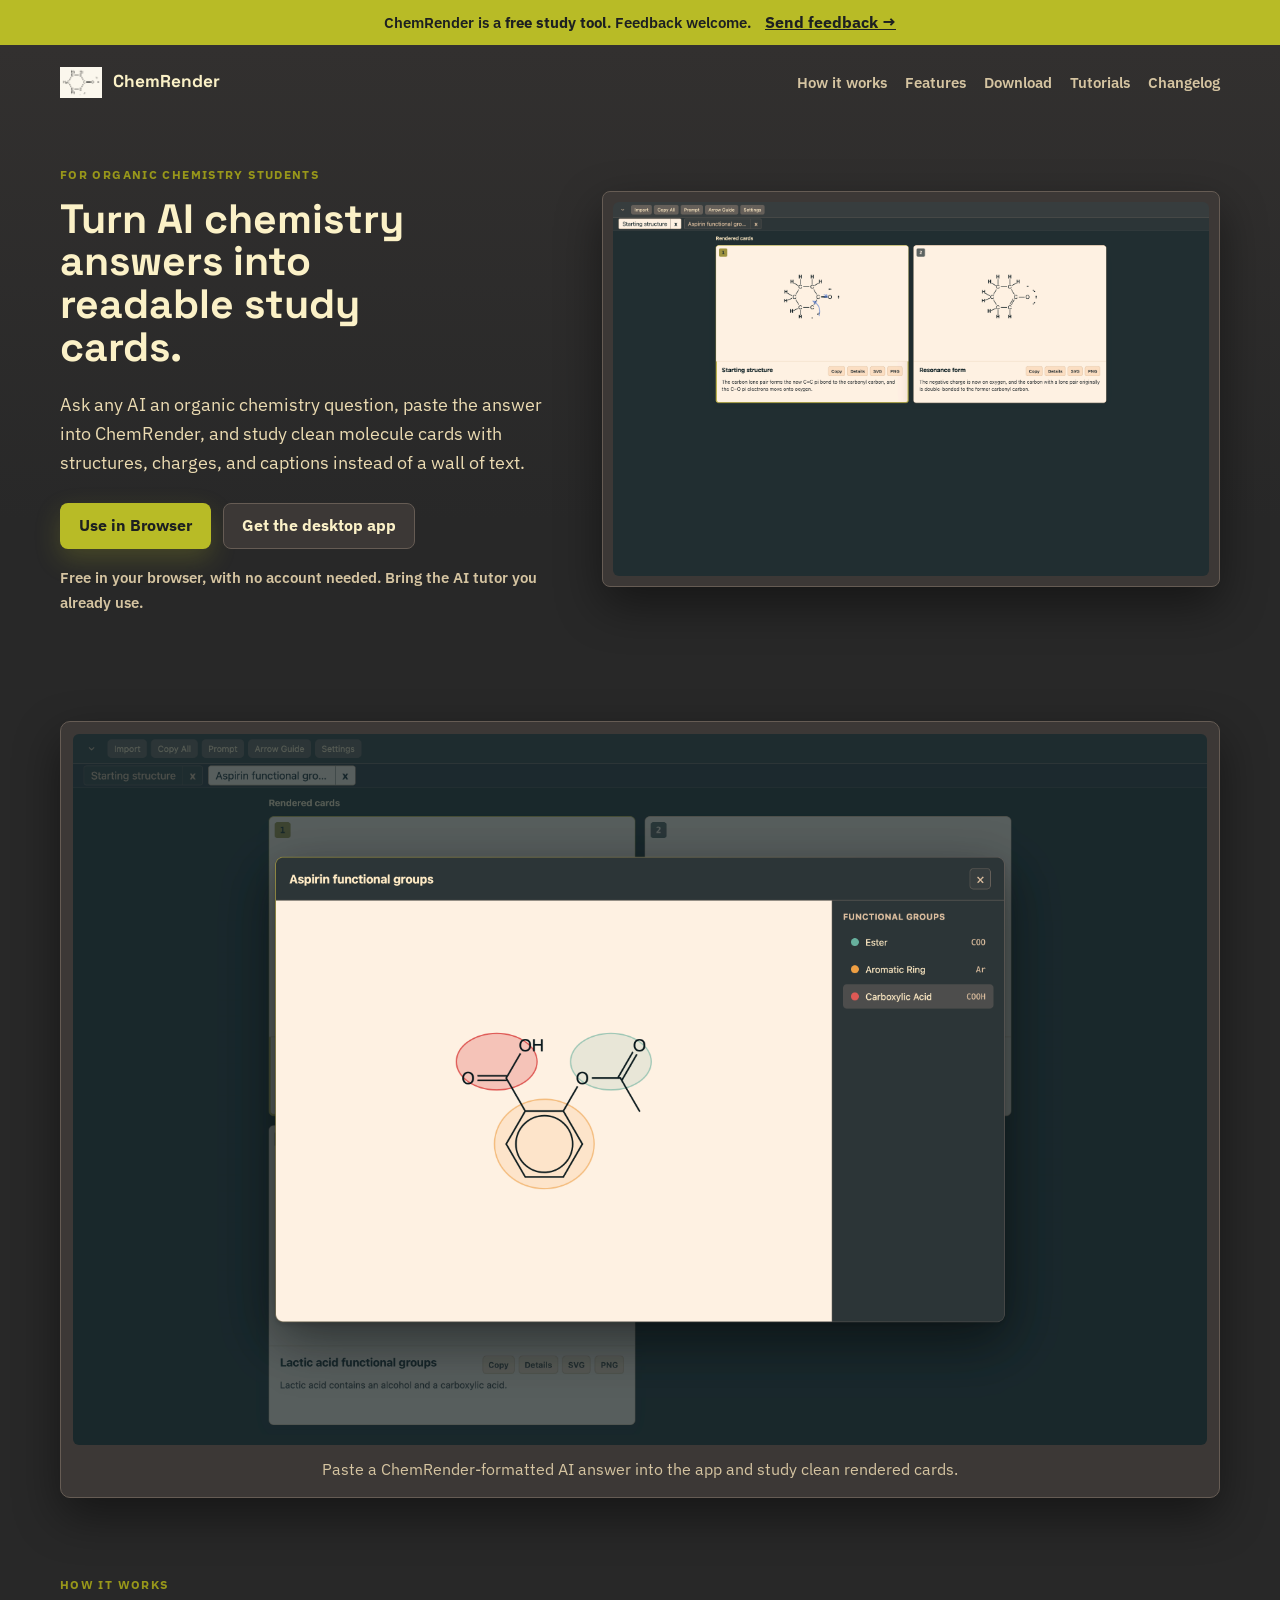
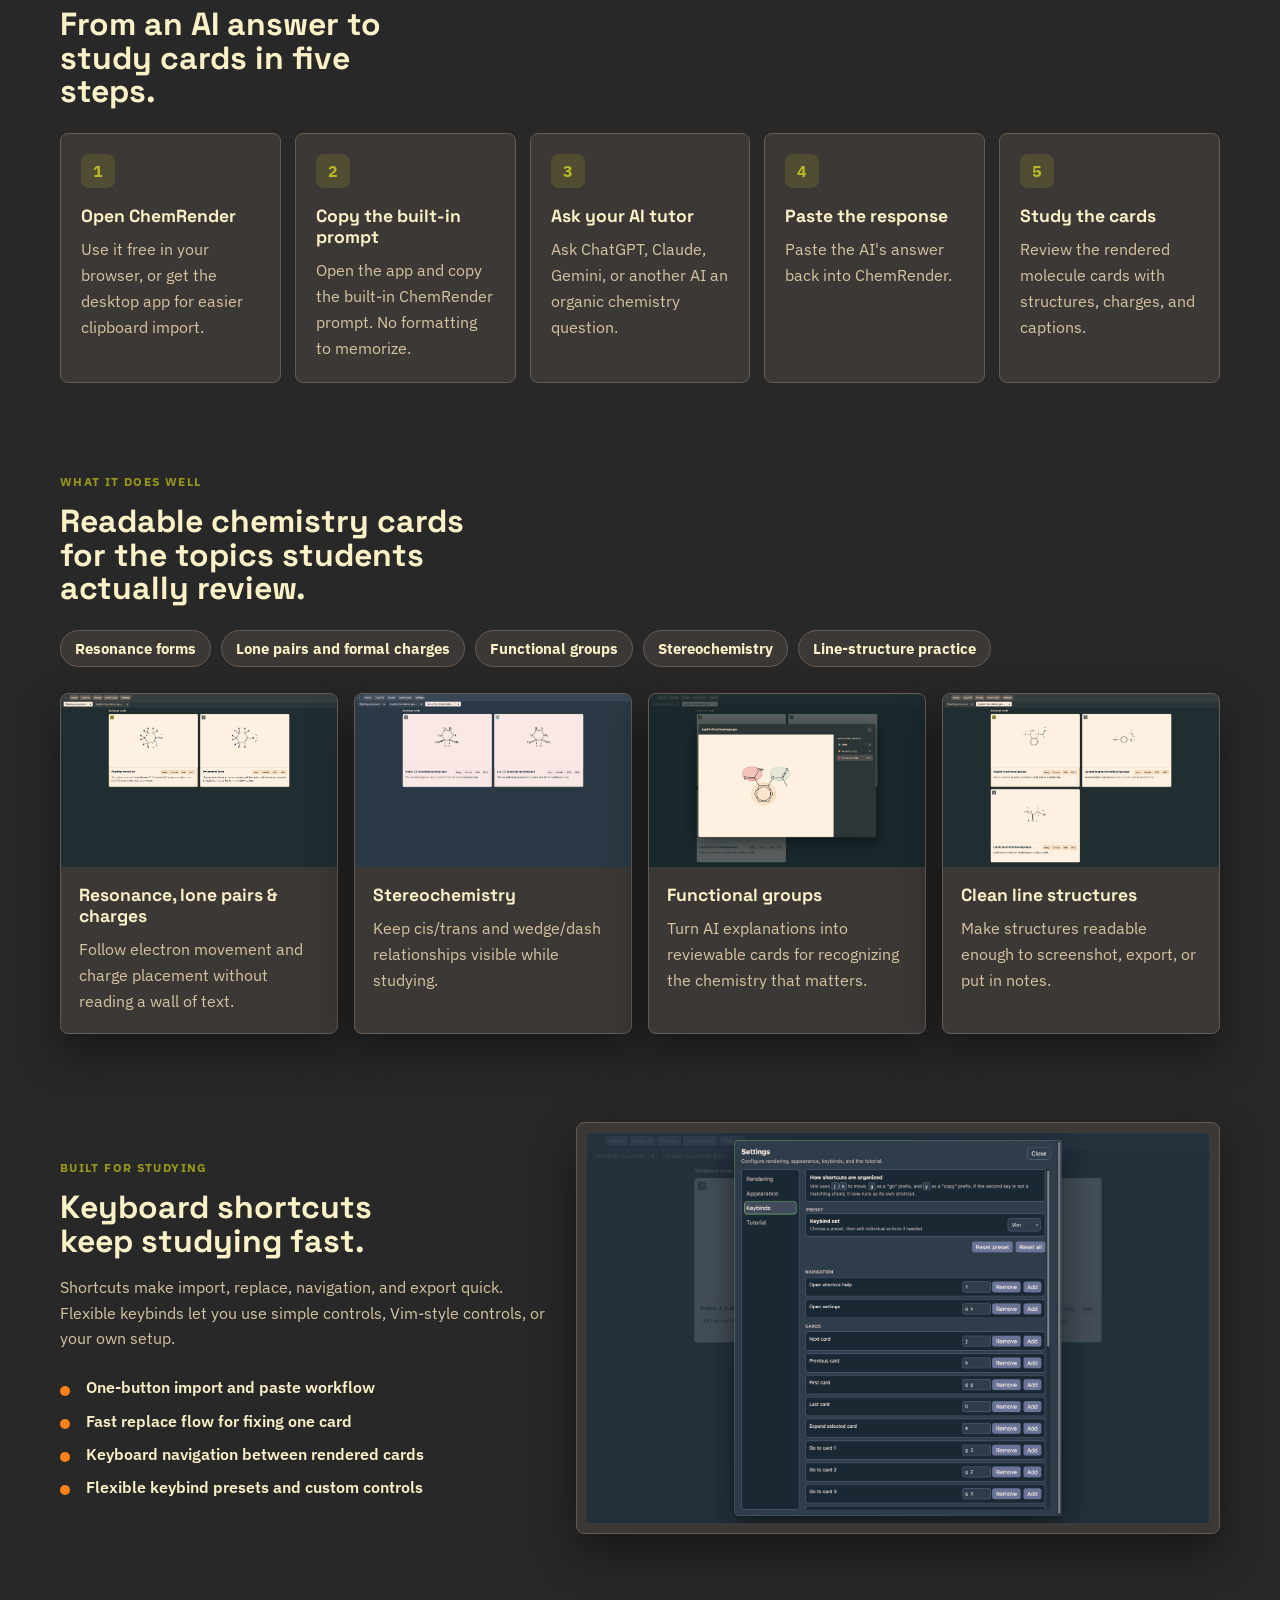
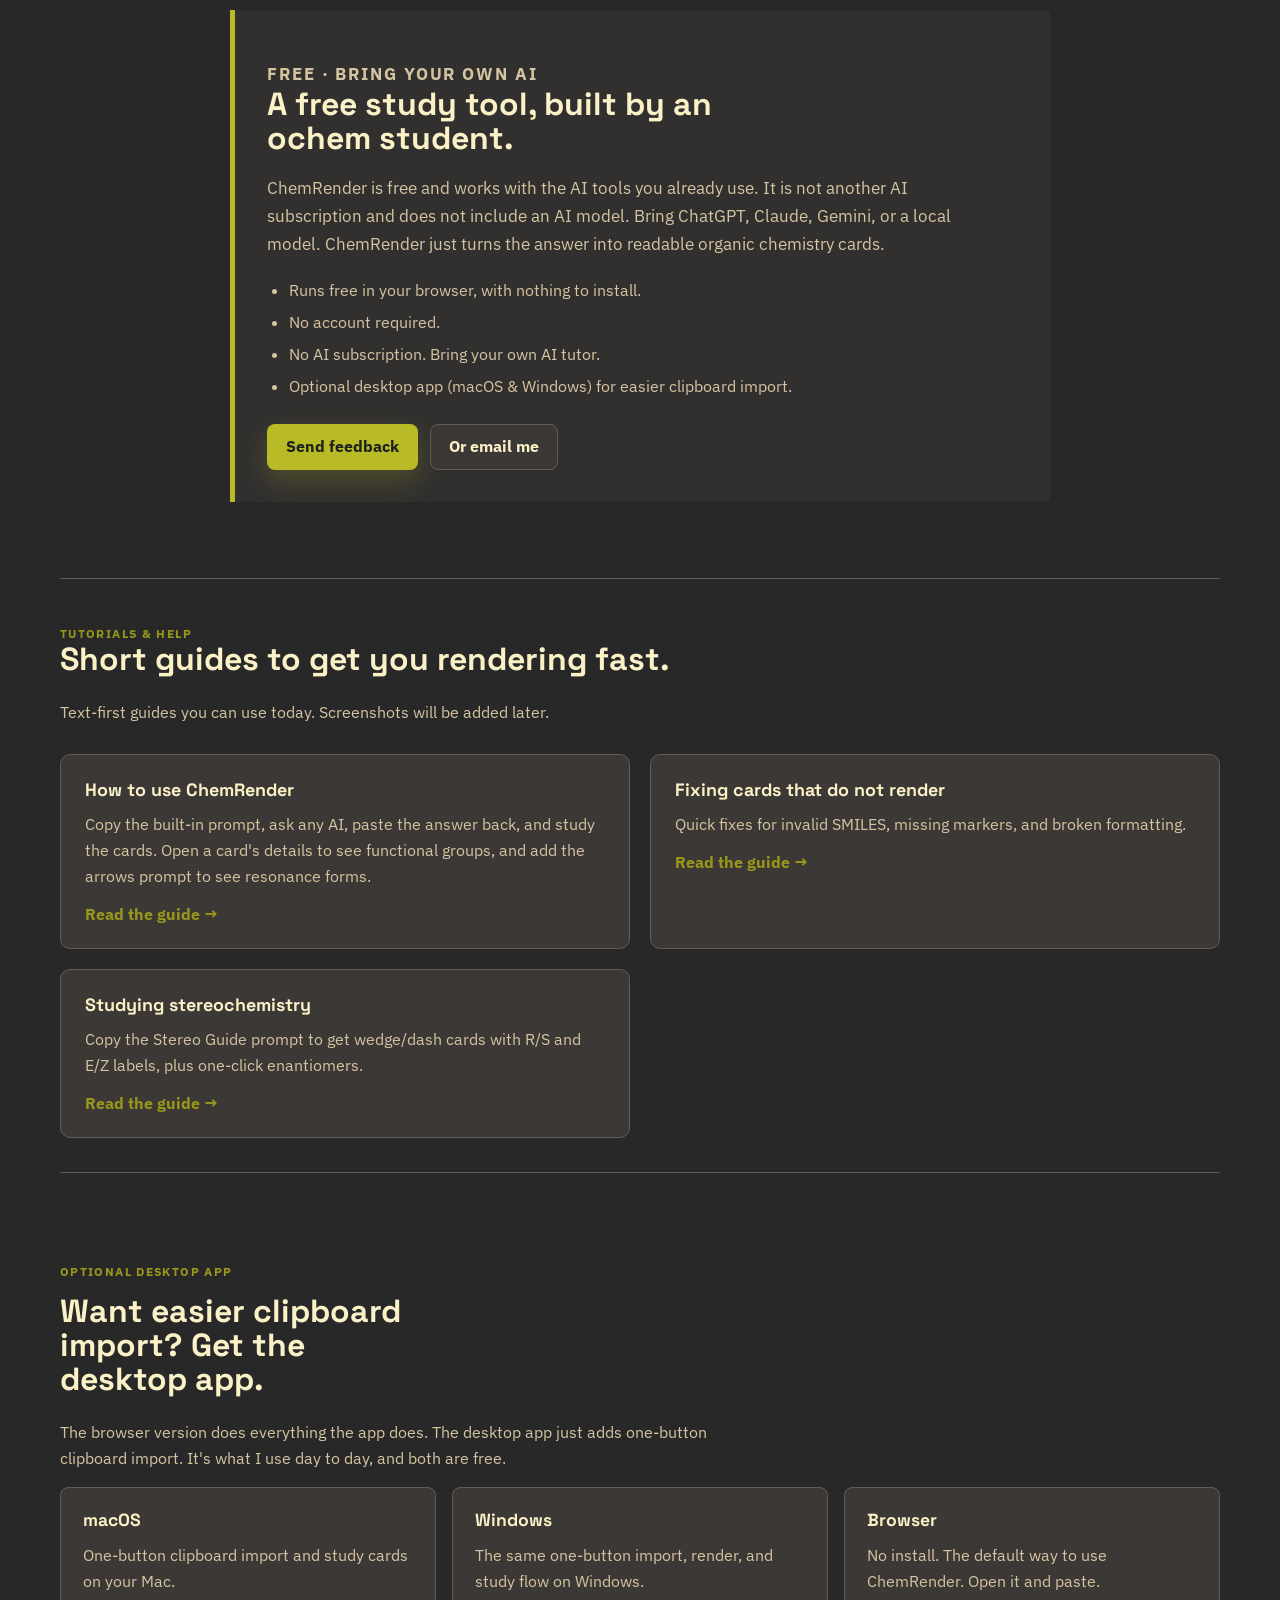
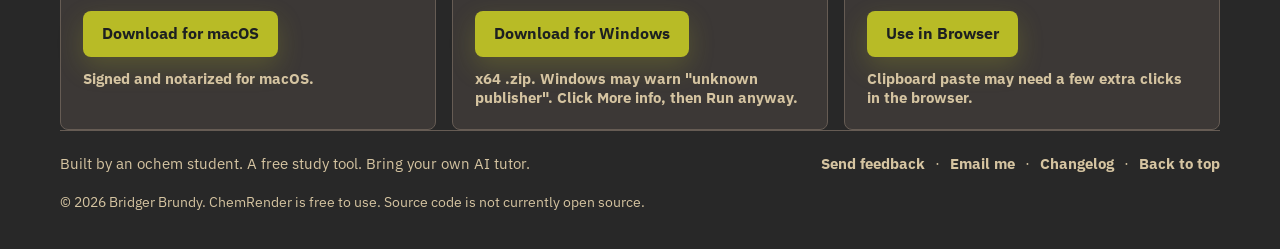
<file: index.html>
<!doctype html>
<html lang="en">
  <head>
    <meta charset="UTF-8" />
    <meta name="viewport" content="width=device-width, initial-scale=1.0" />
    <meta name="theme-color" content="#282828" />
    <meta
      name="description"
      content="ChemRender is a free browser tool for organic chemistry students. Turn AI answers into readable molecule study cards, no install needed. Optional desktop app (macOS & Windows) for easier clipboard import. Bring your own AI tutor."
    />
    <title>ChemRender · Free organic chemistry study cards</title>
    <link rel="icon" href="./assets/icon.svg" type="image/svg+xml" />
    <link rel="icon" href="./assets/icon.png" type="image/png" sizes="512x512" />
    <link rel="apple-touch-icon" href="./assets/icon.png" />
    <link rel="preconnect" href="https://fonts.googleapis.com" />
    <link rel="preconnect" href="https://fonts.gstatic.com" crossorigin />
    <link
      href="https://fonts.googleapis.com/css2?family=IBM+Plex+Sans:wght@400;500;600;700&family=Space+Grotesk:wght@600;700&display=swap"
      rel="stylesheet"
    />
    <link rel="stylesheet" href="./styles.css" />
  </head>
  <body>
    <div class="beta-banner">
      <p>ChemRender is a <strong>free study tool</strong>. Feedback welcome.</p>
      <a href="https://docs.google.com/forms/d/e/1FAIpQLSeavJxfLOB9SOMm9ojJX6Yog3z8cl30XIaRiHwqFiQlhDHEUg/viewform" target="_blank" rel="noopener" data-gc-event="feedback-form">Send feedback →</a>
    </div>
    <header class="site-header">
      <a class="brand" href="#top" aria-label="ChemRender home">
        <img src="./assets/logo.png" alt="" width="42" height="31" />
        <span>ChemRender</span>
      </a>
      <nav class="site-nav" aria-label="Primary">
        <a href="#how">How it works</a>
        <a href="#features">Features</a>
        <a href="#download">Download</a>
        <a href="#tutorials">Tutorials</a>
        <a href="./changelog.html">Changelog</a>
      </nav>
    </header>

    <main id="top">
      <section class="hero">
        <div class="hero-copy">
          <p class="eyebrow">For organic chemistry students</p>
          <h1>Turn AI chemistry answers into readable study cards.</h1>
          <p class="lede">
            Ask any AI an organic chemistry question, paste the answer into ChemRender, and study
            clean molecule cards with structures, charges, and captions instead of a wall of text.
          </p>
          <div class="actions">
            <a class="button button-primary" href="./app/" data-gc-event="use-in-browser">Use in Browser</a>
            <a class="button button-secondary" href="#download" data-gc-event="jump-download">Get the desktop app</a>
          </div>
          <p class="trust-line">
            Free in your browser, with no account needed. Bring the AI tutor you already use.
          </p>
        </div>
        <div class="hero-visual">
          <img
            src="./assets/resonance-example.png"
            alt="ChemRender showing rendered resonance structures with arrows and study captions"
          />
        </div>
      </section>

      <section class="section preview-section">
        <figure class="preview-figure">
          <img
            src="./assets/functional-groups-example.png"
            alt="Rendered molecule cards in ChemRender showing functional groups with captions"
          />
          <figcaption>
            Paste a ChemRender-formatted AI answer into the app and study clean rendered cards.
          </figcaption>
        </figure>
      </section>

      <section id="how" class="section">
        <div class="section-inner">
          <div class="section-head">
            <div>
              <p class="eyebrow">How it works</p>
              <h2>From an AI answer to study cards in five steps.</h2>
            </div>
          </div>
          <div class="steps-grid">
            <article class="step-card">
              <span>1</span>
              <h3>Open ChemRender</h3>
              <p>Use it free in your browser, or get the desktop app for easier clipboard import.</p>
            </article>
            <article class="step-card">
              <span>2</span>
              <h3>Copy the built-in prompt</h3>
              <p>Open the app and copy the built-in ChemRender prompt. No formatting to memorize.</p>
            </article>
            <article class="step-card">
              <span>3</span>
              <h3>Ask your AI tutor</h3>
              <p>Ask ChatGPT, Claude, Gemini, or another AI an organic chemistry question.</p>
            </article>
            <article class="step-card">
              <span>4</span>
              <h3>Paste the response</h3>
              <p>Paste the AI's answer back into ChemRender.</p>
            </article>
            <article class="step-card">
              <span>5</span>
              <h3>Study the cards</h3>
              <p>Review the rendered molecule cards with structures, charges, and captions.</p>
            </article>
          </div>
        </div>
      </section>

      <section id="features" class="section examples-section">
        <div class="section-inner">
          <div class="section-head">
            <div>
              <p class="eyebrow">What it does well</p>
              <h2>Readable chemistry cards for the topics students actually review.</h2>
            </div>
          </div>
          <ul class="capability-list">
            <li>Resonance forms</li>
            <li>Lone pairs and formal charges</li>
            <li>Functional groups</li>
            <li>Stereochemistry</li>
            <li>Line-structure practice</li>
          </ul>
          <div class="examples-grid">
            <article class="example-card">
              <img
                src="./assets/resonance-example.png"
                alt="Rendered resonance structures with electron movement arrows, lone pairs, and formal charges"
              />
              <div>
                <h3>Resonance, lone pairs &amp; charges</h3>
                <p>Follow electron movement and charge placement without reading a wall of text.</p>
              </div>
            </article>
            <article class="example-card">
              <img
                src="./assets/sterio-cis-and-trans-example.png"
                alt="Rendered stereochemistry comparison showing cis and trans relationships"
              />
              <div>
                <h3>Stereochemistry</h3>
                <p>Keep cis/trans and wedge/dash relationships visible while studying.</p>
              </div>
            </article>
            <article class="example-card">
              <img
                src="./assets/functional-groups-example.png"
                alt="Rendered functional group review cards"
              />
              <div>
                <h3>Functional groups</h3>
                <p>Turn AI explanations into reviewable cards for recognizing the chemistry that matters.</p>
              </div>
            </article>
            <article class="example-card">
              <img
                src="./assets/line-structure-exaples.png"
                alt="Clean rendered line-structure examples in ChemRender"
              />
              <div>
                <h3>Clean line structures</h3>
                <p>Make structures readable enough to screenshot, export, or put in notes.</p>
              </div>
            </article>
          </div>
        </div>
      </section>

      <section id="keybinds" class="section keybinds-section">
        <div class="section-inner keybinds-layout">
          <div>
            <p class="eyebrow">Built for studying</p>
            <h2>Keyboard shortcuts keep studying fast.</h2>
            <p>
              Shortcuts make import, replace, navigation, and export quick. Flexible keybinds let you
              use simple controls, Vim-style controls, or your own setup.
            </p>
            <ul class="feature-list">
              <li>One-button import and paste workflow</li>
              <li>Fast replace flow for fixing one card</li>
              <li>Keyboard navigation between rendered cards</li>
              <li>Flexible keybind presets and custom controls</li>
            </ul>
          </div>
          <img
            src="./assets/key-binds-example.png"
            alt="ChemRender keybind settings showing flexible keyboard controls"
          />
        </div>
      </section>

      <section id="free" class="section free-section">
        <div class="section-inner narrow">
          <p class="eyebrow">Free · bring your own AI</p>
          <h2>A free study tool, built by an ochem student.</h2>
          <p>
            ChemRender is free and works with the AI tools you already use. It is not another AI
            subscription and does not include an AI model. Bring ChatGPT, Claude, Gemini, or a local
            model. ChemRender just turns the answer into readable organic chemistry cards.
          </p>
          <ul class="free-list">
            <li>Runs free in your browser, with nothing to install.</li>
            <li>No account required.</li>
            <li>No AI subscription. Bring your own AI tutor.</li>
            <li>Optional desktop app (macOS &amp; Windows) for easier clipboard import.</li>
          </ul>
          <div class="actions">
            <a class="button button-primary" href="https://docs.google.com/forms/d/e/1FAIpQLSeavJxfLOB9SOMm9ojJX6Yog3z8cl30XIaRiHwqFiQlhDHEUg/viewform" target="_blank" rel="noopener" data-gc-event="feedback-form">Send feedback</a>
            <a class="button button-secondary" href="mailto:bridger.brundy@gmail.com?subject=ChemRender%20feedback">Or email me</a>
          </div>
        </div>
      </section>

      <section id="tutorials" class="section tutorial-section">
        <div class="section-inner">
          <div class="section-head">
            <div>
              <p class="eyebrow">Tutorials &amp; help</p>
              <h2>Short guides to get you rendering fast.</h2>
            </div>
          </div>
          <p class="tutorial-note">
            Text-first guides you can use today. Screenshots will be added later.
          </p>
          <div class="tutorial-list tutorial-list-2">
            <a class="tutorial-card" href="./tutorials/getting-started.html">
              <h3>How to use ChemRender</h3>
              <p>
                Copy the built-in prompt, ask any AI, paste the answer back, and study the cards.
                Open a card's details to see functional groups, and add the arrows prompt to see
                resonance forms.
              </p>
              <span class="tutorial-link">Read the guide →</span>
            </a>
            <a class="tutorial-card" href="./tutorials/fixing-cards.html">
              <h3>Fixing cards that do not render</h3>
              <p>Quick fixes for invalid SMILES, missing markers, and broken formatting.</p>
              <span class="tutorial-link">Read the guide →</span>
            </a>
            <a class="tutorial-card" href="./tutorials/stereochemistry.html">
              <h3>Studying stereochemistry</h3>
              <p>Copy the Stereo Guide prompt to get wedge/dash cards with R/S and E/Z labels, plus one-click enantiomers.</p>
              <span class="tutorial-link">Read the guide →</span>
            </a>
          </div>
        </div>
      </section>

      <section id="download" class="section download-section">
        <div class="section-inner">
          <div class="section-head">
            <div>
              <p class="eyebrow">Optional desktop app</p>
              <h2>Want easier clipboard import? Get the desktop app.</h2>
            </div>
          </div>
          <p class="tutorial-note">
            The browser version does everything the app does. The desktop app just adds one-button
            clipboard import. It's what I use day to day, and both are free.
          </p>
          <div class="download-grid">
            <article class="download-card">
              <h3>macOS</h3>
              <p>One-button clipboard import and study cards on your Mac.</p>
              <a class="button button-primary" href="./assets/downloads/Chem-Render-mac-arm64.dmg" download data-gc-event="download-mac">
                Download for macOS
              </a>
              <span>Signed and notarized for macOS.</span>
            </article>
            <article class="download-card">
              <h3>Windows</h3>
              <p>The same one-button import, render, and study flow on Windows.</p>
              <a class="button button-primary" href="./assets/downloads/Chem-Render-windows-x64.zip" download data-gc-event="download-windows">
                Download for Windows
              </a>
              <span>x64 .zip. Windows may warn "unknown publisher". Click More info, then Run anyway.</span>
            </article>
            <article class="download-card">
              <h3>Browser</h3>
              <p>No install. The default way to use ChemRender. Open it and paste.</p>
              <a class="button button-primary" href="./app/" data-gc-event="use-in-browser">
                Use in Browser
              </a>
              <span>Clipboard paste may need a few extra clicks in the browser.</span>
            </article>
          </div>
        </div>
      </section>
    </main>

    <footer class="site-footer">
      <p>Built by an ochem student. A free study tool. Bring your own AI tutor.</p>
      <p class="footer-links">
        <a href="https://docs.google.com/forms/d/e/1FAIpQLSeavJxfLOB9SOMm9ojJX6Yog3z8cl30XIaRiHwqFiQlhDHEUg/viewform" target="_blank" rel="noopener" data-gc-event="feedback-form">Send feedback</a>
        <span aria-hidden="true">·</span>
        <a href="mailto:bridger.brundy@gmail.com?subject=ChemRender%20feedback">Email me</a>
        <span aria-hidden="true">·</span>
        <a href="./changelog.html">Changelog</a>
        <span aria-hidden="true">·</span>
        <a href="#top">Back to top</a>
      </p>
      <p class="footer-legal">© 2026 Bridger Brundy. ChemRender is free to use. Source code is not currently open source.</p>
    </footer>
    <script src="./analytics.js" defer></script>
  </body>
</html>
</file>
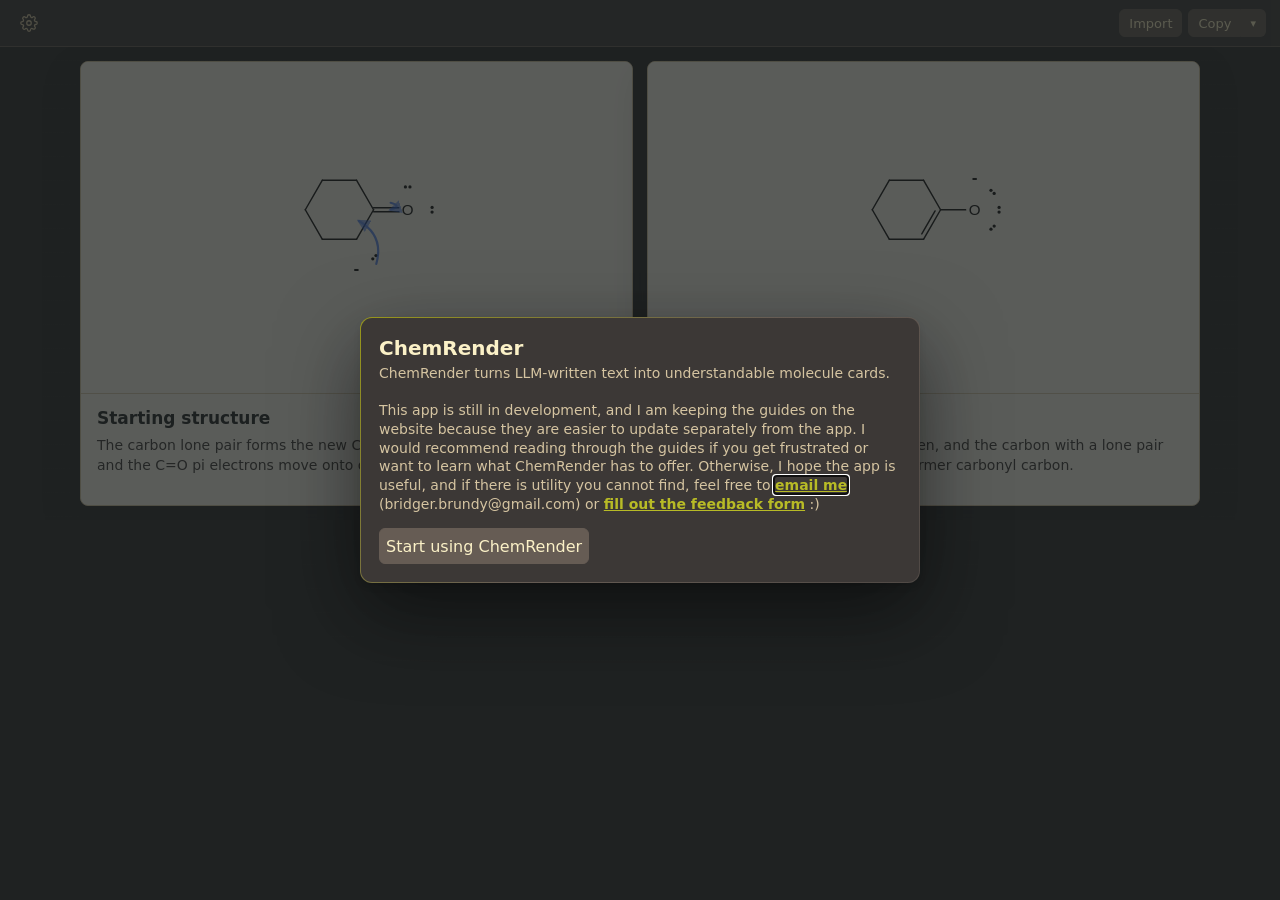
<file: app/index.html>
<!doctype html>
<html lang="en">
  <head>
    <meta charset="UTF-8" />
    <meta name="viewport" content="width=device-width, initial-scale=1.0" />
    <meta name="theme-color" content="#3c3836" />
    <link rel="manifest" href="./manifest.webmanifest" />
    <link rel="icon" href="./icon.svg" type="image/svg+xml" />
    <link rel="icon" href="./icon.png" type="image/png" sizes="512x512" />
    <link rel="apple-touch-icon" href="./icon.png" />
    <title>ChemRender — Browser version</title>
    <script type="module" crossorigin src="./assets/index-RJm9Mh_J.js"></script>
    <link rel="stylesheet" crossorigin href="./assets/index-C3eAplqW.css">
  </head>
  <body>
    <div id="app"></div>
  </body>
</html>
</file>
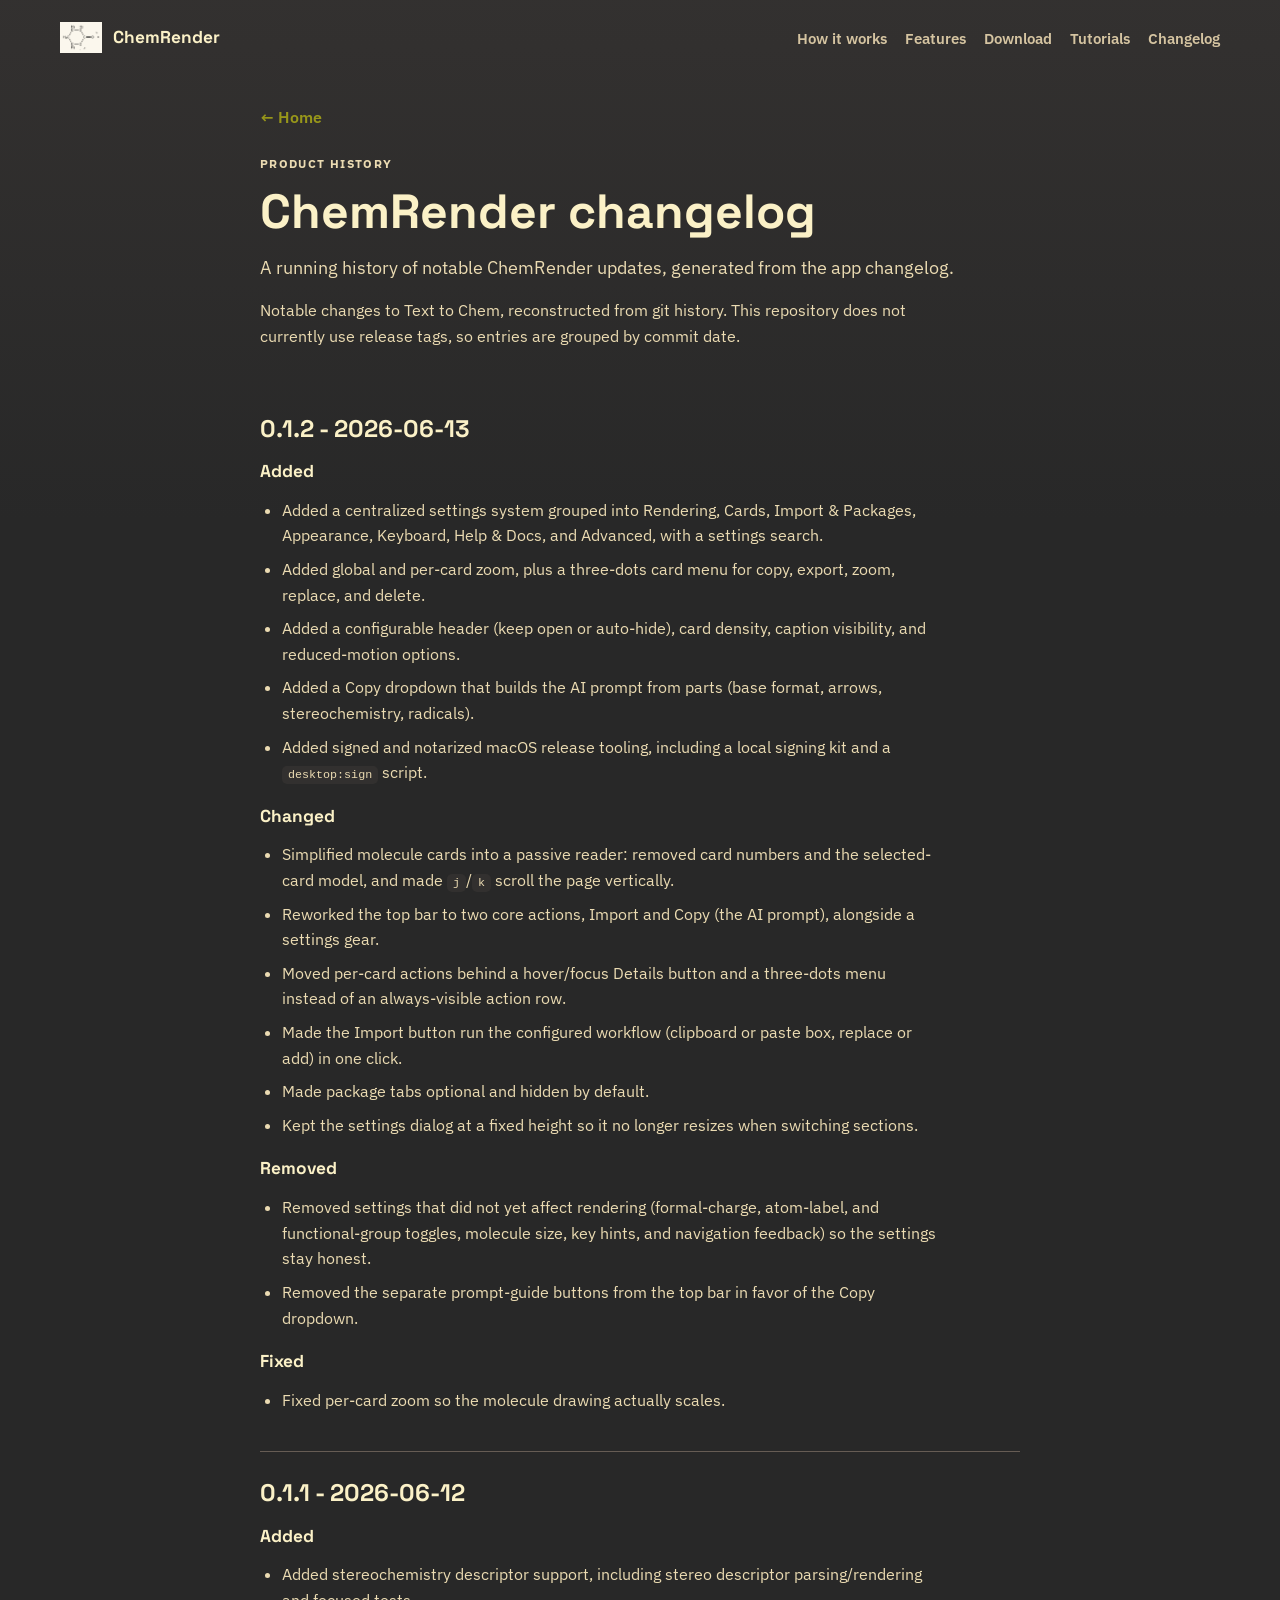
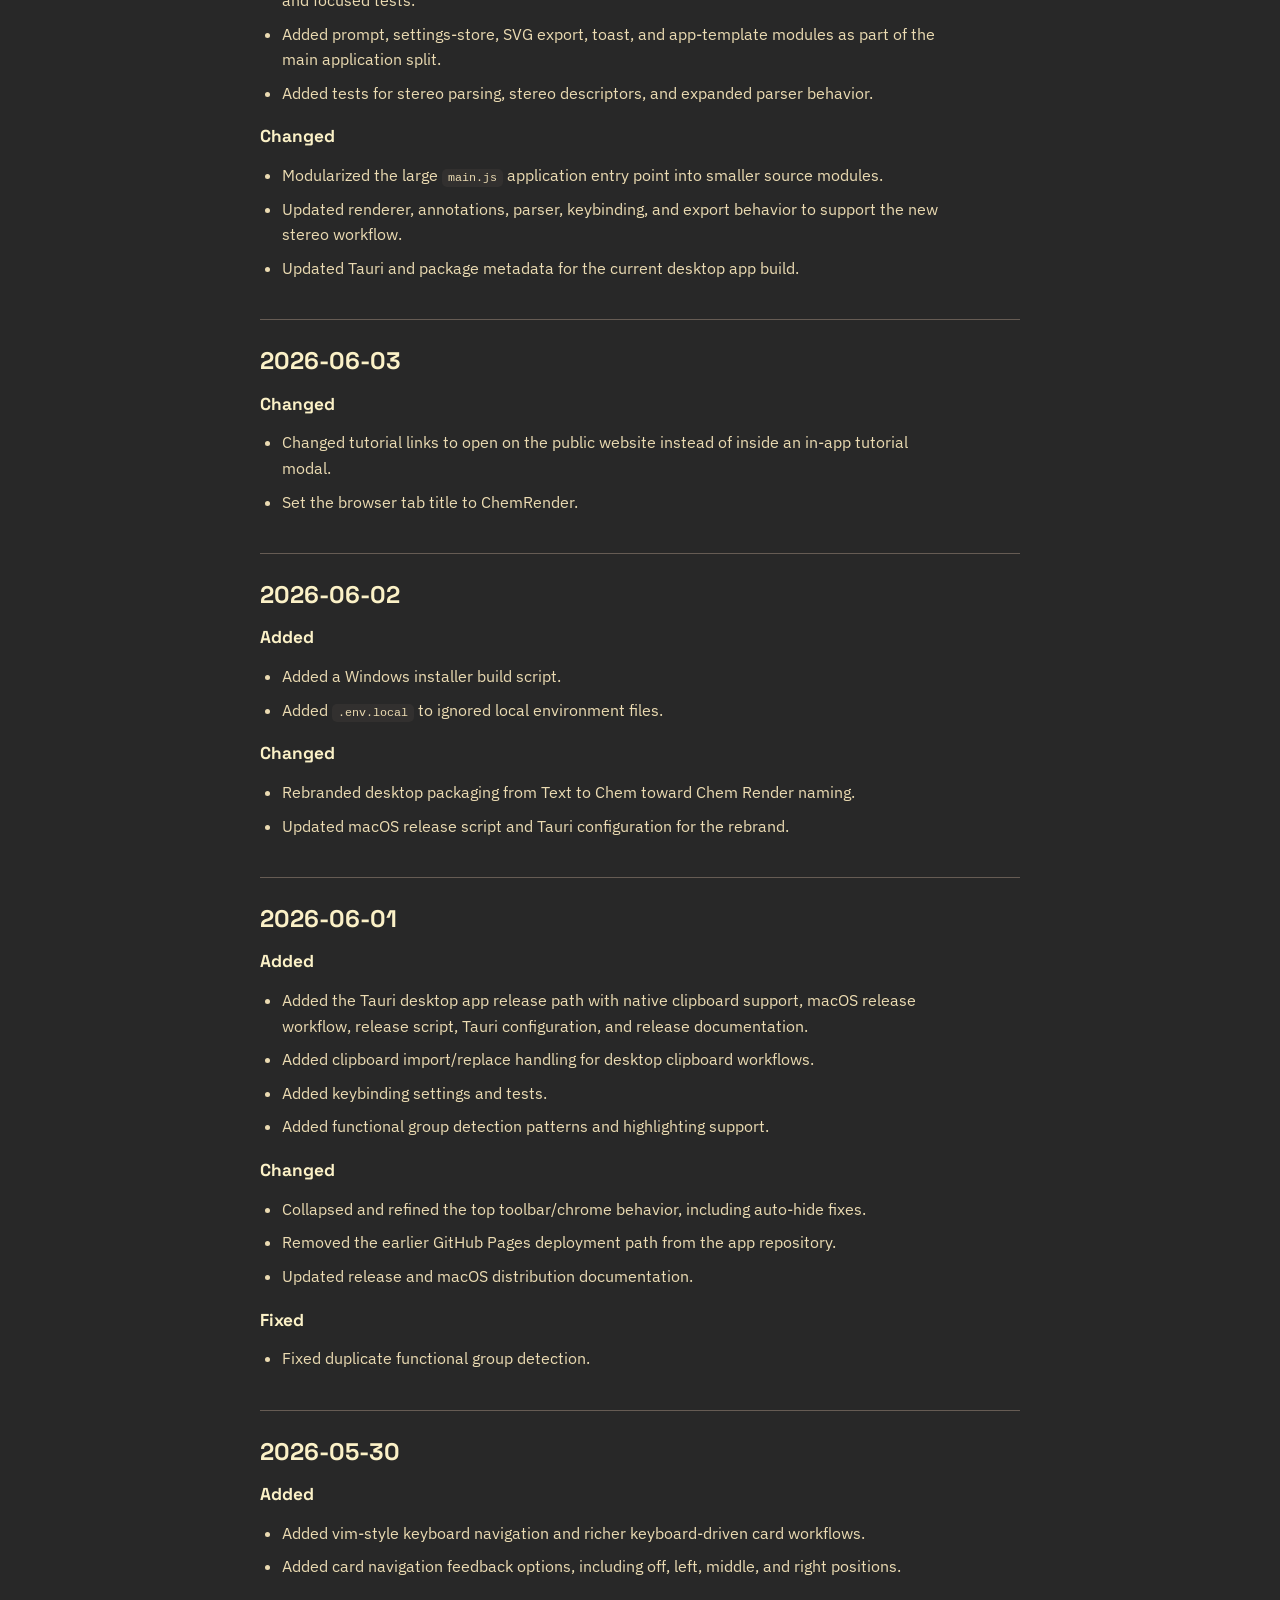
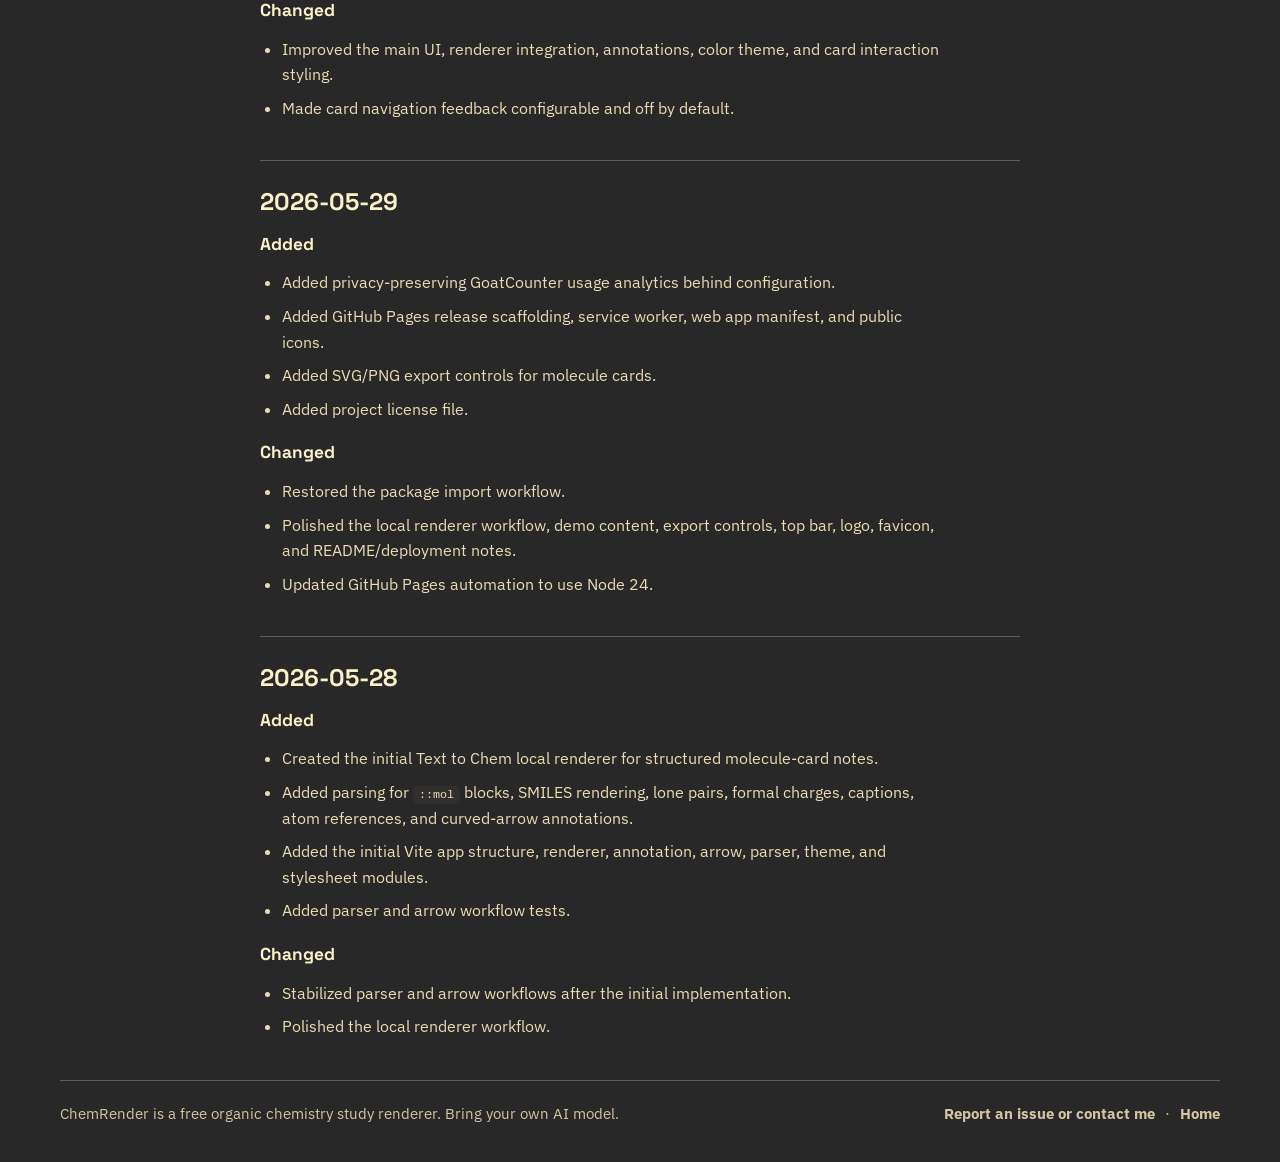
<file: changelog.html>
<!doctype html>
<html lang="en">
  <head>
    <meta charset="UTF-8" />
    <meta name="viewport" content="width=device-width, initial-scale=1.0" />
    <meta name="theme-color" content="#282828" />
    <meta
      name="description"
      content="ChemRender changelog: product history, new features, fixes, and release notes for the organic chemistry study card renderer."
    />
    <title>Changelog - ChemRender</title>
    <link rel="icon" href="./assets/icon.svg" type="image/svg+xml" />
    <link rel="icon" href="./assets/icon.png" type="image/png" sizes="512x512" />
    <link rel="apple-touch-icon" href="./assets/icon.png" />
    <link rel="preconnect" href="https://fonts.googleapis.com" />
    <link rel="preconnect" href="https://fonts.gstatic.com" crossorigin />
    <link
      href="https://fonts.googleapis.com/css2?family=IBM+Plex+Sans:wght@400;500;600;700&family=Space+Grotesk:wght@600;700&display=swap"
      rel="stylesheet"
    />
    <link rel="stylesheet" href="./styles.css" />
  </head>
  <body>
    <header class="site-header">
      <a class="brand" href="./index.html" aria-label="ChemRender home">
        <img src="./assets/logo.png" alt="" width="42" height="31" />
        <span>ChemRender</span>
      </a>
      <nav class="site-nav" aria-label="Primary">
        <a href="./index.html#how">How it works</a>
        <a href="./index.html#features">Features</a>
        <a href="./index.html#download">Download</a>
        <a href="./index.html#tutorials">Tutorials</a>
        <a href="./changelog.html" aria-current="page">Changelog</a>
      </nav>
    </header>

    <main id="top" class="doc">
      <p class="doc-back"><a href="./index.html">&larr; Home</a></p>
      <p class="eyebrow">Product history</p>
      <h1 class="doc-title">ChemRender changelog</h1>
      <p class="lede">
        A running history of notable ChemRender updates, generated from the app changelog.
      </p>

        <p>Notable changes to Text to Chem, reconstructed from git history. This repository does not currently use release tags, so entries are grouped by commit date.</p>
      <section class="doc-section changelog-entry">
        <h2 class="doc-h2">0.1.2 - 2026-06-13</h2>
        <h3 class="changelog-subhead">Added</h3>
        <ul class="doc-list changelog-list">
          <li>Added a centralized settings system grouped into Rendering, Cards, Import &amp; Packages, Appearance, Keyboard, Help &amp; Docs, and Advanced, with a settings search.</li>
          <li>Added global and per-card zoom, plus a three-dots card menu for copy, export, zoom, replace, and delete.</li>
          <li>Added a configurable header (keep open or auto-hide), card density, caption visibility, and reduced-motion options.</li>
          <li>Added a Copy dropdown that builds the AI prompt from parts (base format, arrows, stereochemistry, radicals).</li>
          <li>Added signed and notarized macOS release tooling, including a local signing kit and a <code>desktop:sign</code> script.</li>
        </ul>
        <h3 class="changelog-subhead">Changed</h3>
        <ul class="doc-list changelog-list">
          <li>Simplified molecule cards into a passive reader: removed card numbers and the selected-card model, and made <code>j</code>/<code>k</code> scroll the page vertically.</li>
          <li>Reworked the top bar to two core actions, Import and Copy (the AI prompt), alongside a settings gear.</li>
          <li>Moved per-card actions behind a hover/focus Details button and a three-dots menu instead of an always-visible action row.</li>
          <li>Made the Import button run the configured workflow (clipboard or paste box, replace or add) in one click.</li>
          <li>Made package tabs optional and hidden by default.</li>
          <li>Kept the settings dialog at a fixed height so it no longer resizes when switching sections.</li>
        </ul>
        <h3 class="changelog-subhead">Removed</h3>
        <ul class="doc-list changelog-list">
          <li>Removed settings that did not yet affect rendering (formal-charge, atom-label, and functional-group toggles, molecule size, key hints, and navigation feedback) so the settings stay honest.</li>
          <li>Removed the separate prompt-guide buttons from the top bar in favor of the Copy dropdown.</li>
        </ul>
        <h3 class="changelog-subhead">Fixed</h3>
        <ul class="doc-list changelog-list">
          <li>Fixed per-card zoom so the molecule drawing actually scales.</li>
        </ul>
      </section>
      <section class="doc-section changelog-entry">
        <h2 class="doc-h2">0.1.1 - 2026-06-12</h2>
        <h3 class="changelog-subhead">Added</h3>
        <ul class="doc-list changelog-list">
          <li>Added stereochemistry descriptor support, including stereo descriptor parsing/rendering and focused tests.</li>
          <li>Added prompt, settings-store, SVG export, toast, and app-template modules as part of the main application split.</li>
          <li>Added tests for stereo parsing, stereo descriptors, and expanded parser behavior.</li>
        </ul>
        <h3 class="changelog-subhead">Changed</h3>
        <ul class="doc-list changelog-list">
          <li>Modularized the large <code>main.js</code> application entry point into smaller source modules.</li>
          <li>Updated renderer, annotations, parser, keybinding, and export behavior to support the new stereo workflow.</li>
          <li>Updated Tauri and package metadata for the current desktop app build.</li>
        </ul>
      </section>
      <section class="doc-section changelog-entry">
        <h2 class="doc-h2">2026-06-03</h2>
        <h3 class="changelog-subhead">Changed</h3>
        <ul class="doc-list changelog-list">
          <li>Changed tutorial links to open on the public website instead of inside an in-app tutorial modal.</li>
          <li>Set the browser tab title to ChemRender.</li>
        </ul>
      </section>
      <section class="doc-section changelog-entry">
        <h2 class="doc-h2">2026-06-02</h2>
        <h3 class="changelog-subhead">Added</h3>
        <ul class="doc-list changelog-list">
          <li>Added a Windows installer build script.</li>
          <li>Added <code>.env.local</code> to ignored local environment files.</li>
        </ul>
        <h3 class="changelog-subhead">Changed</h3>
        <ul class="doc-list changelog-list">
          <li>Rebranded desktop packaging from Text to Chem toward Chem Render naming.</li>
          <li>Updated macOS release script and Tauri configuration for the rebrand.</li>
        </ul>
      </section>
      <section class="doc-section changelog-entry">
        <h2 class="doc-h2">2026-06-01</h2>
        <h3 class="changelog-subhead">Added</h3>
        <ul class="doc-list changelog-list">
          <li>Added the Tauri desktop app release path with native clipboard support, macOS release workflow, release script, Tauri configuration, and release documentation.</li>
          <li>Added clipboard import/replace handling for desktop clipboard workflows.</li>
          <li>Added keybinding settings and tests.</li>
          <li>Added functional group detection patterns and highlighting support.</li>
        </ul>
        <h3 class="changelog-subhead">Changed</h3>
        <ul class="doc-list changelog-list">
          <li>Collapsed and refined the top toolbar/chrome behavior, including auto-hide fixes.</li>
          <li>Removed the earlier GitHub Pages deployment path from the app repository.</li>
          <li>Updated release and macOS distribution documentation.</li>
        </ul>
        <h3 class="changelog-subhead">Fixed</h3>
        <ul class="doc-list changelog-list">
          <li>Fixed duplicate functional group detection.</li>
        </ul>
      </section>
      <section class="doc-section changelog-entry">
        <h2 class="doc-h2">2026-05-30</h2>
        <h3 class="changelog-subhead">Added</h3>
        <ul class="doc-list changelog-list">
          <li>Added vim-style keyboard navigation and richer keyboard-driven card workflows.</li>
          <li>Added card navigation feedback options, including off, left, middle, and right positions.</li>
        </ul>
        <h3 class="changelog-subhead">Changed</h3>
        <ul class="doc-list changelog-list">
          <li>Improved the main UI, renderer integration, annotations, color theme, and card interaction styling.</li>
          <li>Made card navigation feedback configurable and off by default.</li>
        </ul>
      </section>
      <section class="doc-section changelog-entry">
        <h2 class="doc-h2">2026-05-29</h2>
        <h3 class="changelog-subhead">Added</h3>
        <ul class="doc-list changelog-list">
          <li>Added privacy-preserving GoatCounter usage analytics behind configuration.</li>
          <li>Added GitHub Pages release scaffolding, service worker, web app manifest, and public icons.</li>
          <li>Added SVG/PNG export controls for molecule cards.</li>
          <li>Added project license file.</li>
        </ul>
        <h3 class="changelog-subhead">Changed</h3>
        <ul class="doc-list changelog-list">
          <li>Restored the package import workflow.</li>
          <li>Polished the local renderer workflow, demo content, export controls, top bar, logo, favicon, and README/deployment notes.</li>
          <li>Updated GitHub Pages automation to use Node 24.</li>
        </ul>
      </section>
      <section class="doc-section changelog-entry">
        <h2 class="doc-h2">2026-05-28</h2>
        <h3 class="changelog-subhead">Added</h3>
        <ul class="doc-list changelog-list">
          <li>Created the initial Text to Chem local renderer for structured molecule-card notes.</li>
          <li>Added parsing for <code>::mol</code> blocks, SMILES rendering, lone pairs, formal charges, captions, atom references, and curved-arrow annotations.</li>
          <li>Added the initial Vite app structure, renderer, annotation, arrow, parser, theme, and stylesheet modules.</li>
          <li>Added parser and arrow workflow tests.</li>
        </ul>
        <h3 class="changelog-subhead">Changed</h3>
        <ul class="doc-list changelog-list">
          <li>Stabilized parser and arrow workflows after the initial implementation.</li>
          <li>Polished the local renderer workflow.</li>
        </ul>
      </section>
    </main>

    <footer class="site-footer">
      <p>ChemRender is a free organic chemistry study renderer. Bring your own AI model.</p>
      <p class="footer-links">
        <a href="mailto:bridger.brundy@gmail.com?subject=ChemRender%20issue">Report an issue or contact me</a>
        <span aria-hidden="true">&middot;</span>
        <a href="./index.html">Home</a>
      </p>
    </footer>
    <script src="./analytics.js" defer></script>
  </body>
</html>
</file>
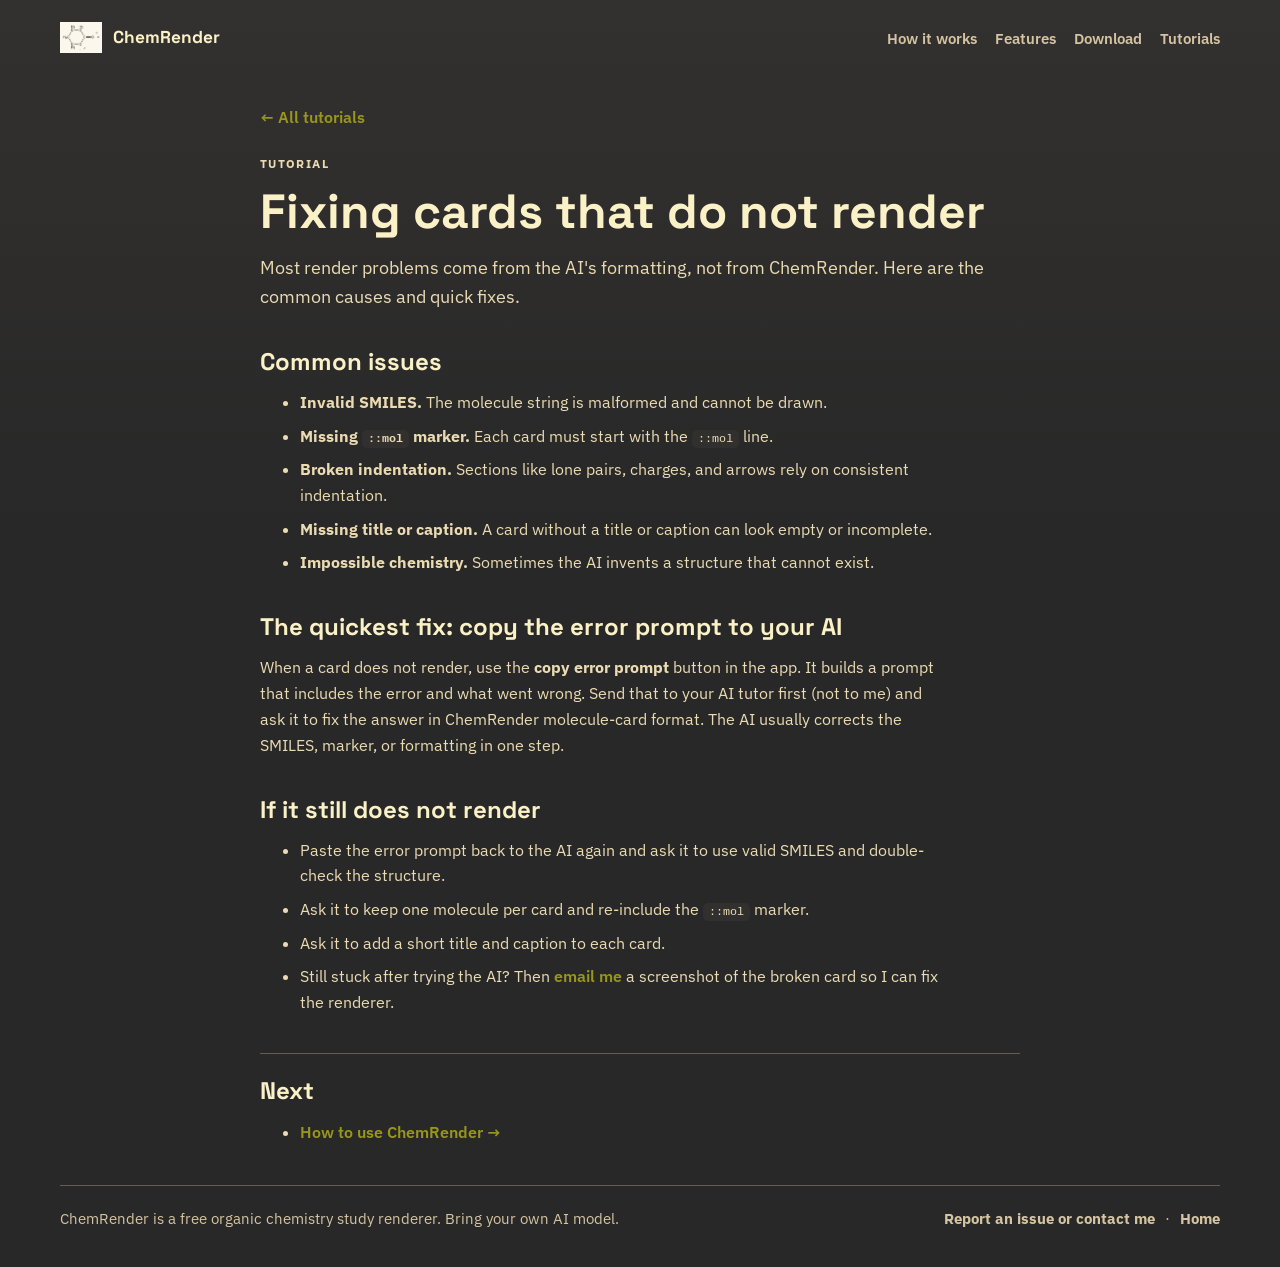
<file: tutorials/fixing-cards.html>
<!doctype html>
<html lang="en">
  <head>
    <meta charset="UTF-8" />
    <meta name="viewport" content="width=device-width, initial-scale=1.0" />
    <meta name="theme-color" content="#282828" />
    <meta
      name="description"
      content="Fixing ChemRender cards that do not render: common issues like invalid SMILES, missing markers, and broken formatting, and how to fix them."
    />
    <title>Fixing cards that do not render · ChemRender</title>
    <link rel="icon" href="../assets/icon.svg" type="image/svg+xml" />
    <link rel="icon" href="../assets/icon.png" type="image/png" sizes="512x512" />
    <link rel="apple-touch-icon" href="../assets/icon.png" />
    <link rel="preconnect" href="https://fonts.googleapis.com" />
    <link rel="preconnect" href="https://fonts.gstatic.com" crossorigin />
    <link
      href="https://fonts.googleapis.com/css2?family=IBM+Plex+Sans:wght@400;500;600;700&family=Space+Grotesk:wght@600;700&display=swap"
      rel="stylesheet"
    />
    <link rel="stylesheet" href="../styles.css" />
  </head>
  <body>
    <header class="site-header">
      <a class="brand" href="../index.html" aria-label="ChemRender home">
        <img src="../assets/logo.png" alt="" width="42" height="31" />
        <span>ChemRender</span>
      </a>
      <nav class="site-nav" aria-label="Primary">
        <a href="../index.html#how">How it works</a>
        <a href="../index.html#features">Features</a>
        <a href="../index.html#download">Download</a>
        <a href="../index.html#tutorials">Tutorials</a>
      </nav>
    </header>

    <main id="top" class="doc">
      <p class="doc-back"><a href="../index.html#tutorials">← All tutorials</a></p>
      <p class="eyebrow">Tutorial</p>
      <h1 class="doc-title">Fixing cards that do not render</h1>
      <p class="lede">
        Most render problems come from the AI's formatting, not from ChemRender. Here are the common
        causes and quick fixes.
      </p>

      <section class="doc-section">
        <h2 class="doc-h2">Common issues</h2>
        <ul class="doc-list">
          <li><strong>Invalid SMILES.</strong> The molecule string is malformed and cannot be drawn.</li>
          <li><strong>Missing <code>::mol</code> marker.</strong> Each card must start with the <code>::mol</code> line.</li>
          <li><strong>Broken indentation.</strong> Sections like lone pairs, charges, and arrows rely on consistent indentation.</li>
          <li><strong>Missing title or caption.</strong> A card without a title or caption can look empty or incomplete.</li>
          <li><strong>Impossible chemistry.</strong> Sometimes the AI invents a structure that cannot exist.</li>
        </ul>
      </section>

      <section class="doc-section">
        <h2 class="doc-h2">The quickest fix: copy the error prompt to your AI</h2>
        <p>
          When a card does not render, use the <strong>copy error prompt</strong> button in the app.
          It builds a prompt that includes the error and what went wrong. Send that to your AI tutor
          first (not to me) and ask it to fix the answer in ChemRender molecule-card format. The AI
          usually corrects the SMILES, marker, or formatting in one step.
        </p>
      </section>

      <section class="doc-section">
        <h2 class="doc-h2">If it still does not render</h2>
        <ul class="doc-list">
          <li>Paste the error prompt back to the AI again and ask it to use valid SMILES and double-check the structure.</li>
          <li>Ask it to keep one molecule per card and re-include the <code>::mol</code> marker.</li>
          <li>Ask it to add a short title and caption to each card.</li>
          <li>
            Still stuck after trying the AI? Then
            <a href="mailto:bridger.brundy@gmail.com?subject=ChemRender%20broken%20card">email me</a>
            a screenshot of the broken card so I can fix the renderer.
          </li>
        </ul>
      </section>

      <section class="doc-section doc-next">
        <h2 class="doc-h2">Next</h2>
        <ul class="doc-links">
          <li><a href="./getting-started.html">How to use ChemRender →</a></li>
        </ul>
      </section>
    </main>

    <footer class="site-footer">
      <p>ChemRender is a free organic chemistry study renderer. Bring your own AI model.</p>
      <p class="footer-links">
        <a href="mailto:bridger.brundy@gmail.com?subject=ChemRender%20issue">Report an issue or contact me</a>
        <span aria-hidden="true">·</span>
        <a href="../index.html">Home</a>
      </p>
    </footer>
    <script src="../analytics.js" defer></script>
  </body>
</html>
</file>
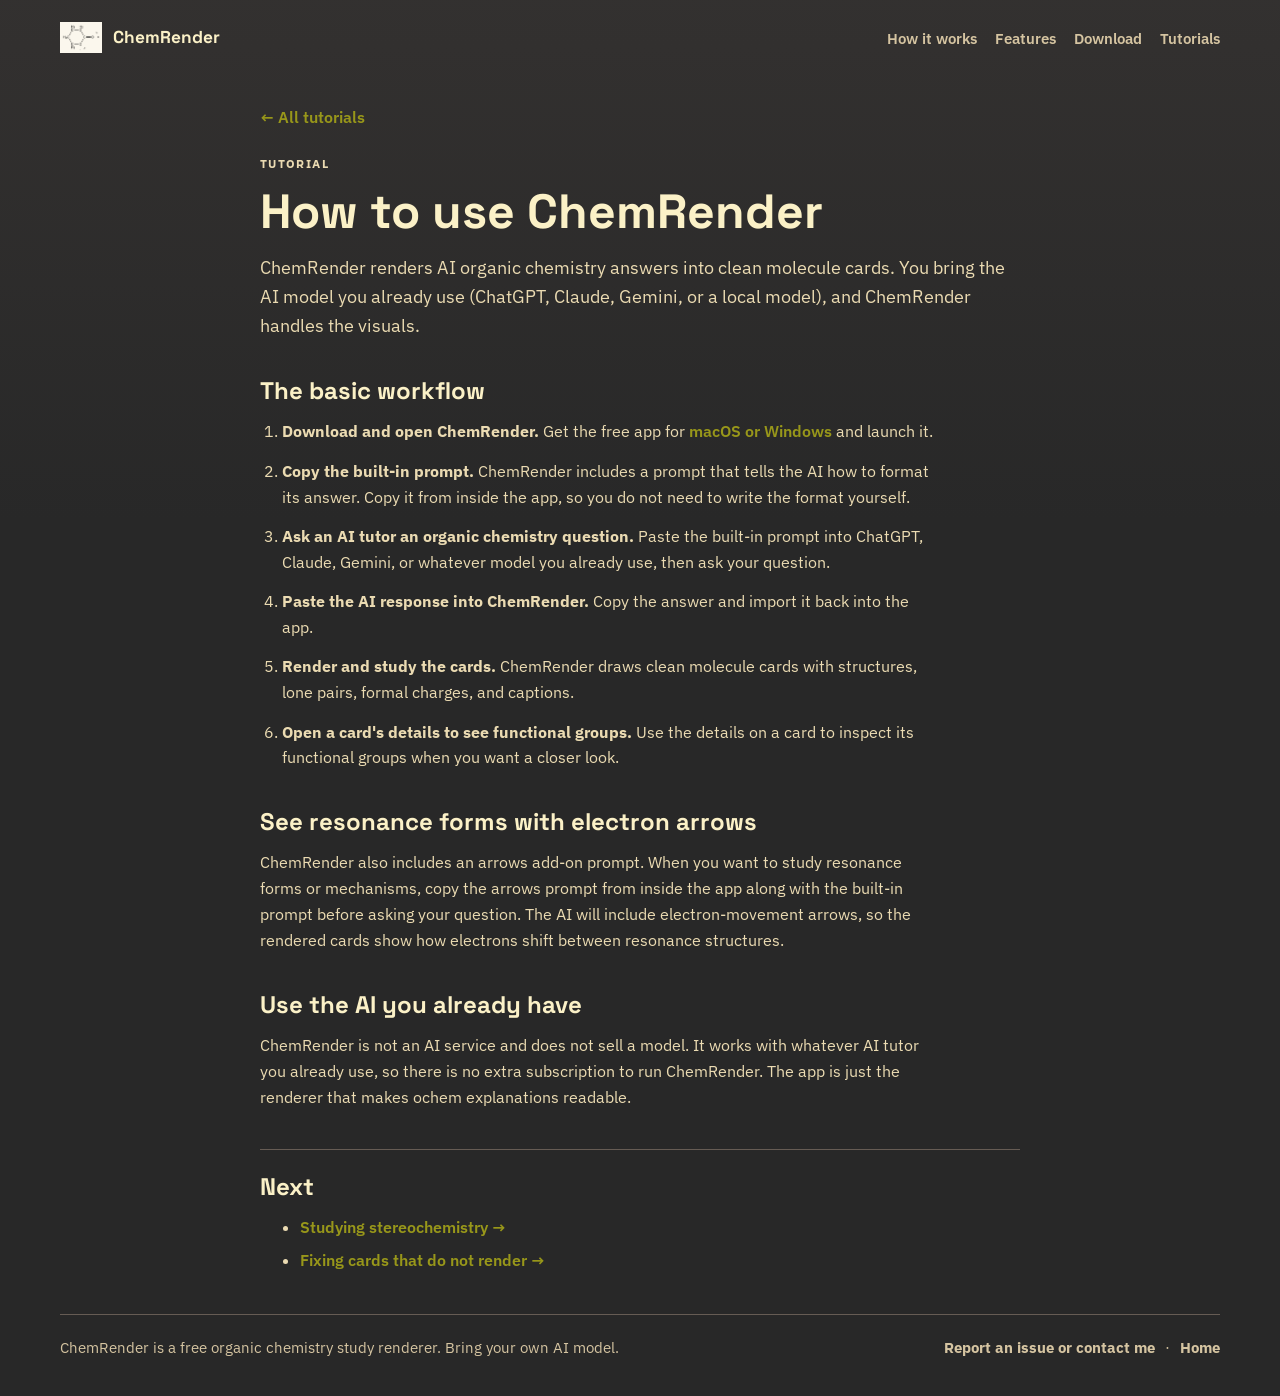
<file: tutorials/getting-started.html>
<!doctype html>
<html lang="en">
  <head>
    <meta charset="UTF-8" />
    <meta name="viewport" content="width=device-width, initial-scale=1.0" />
    <meta name="theme-color" content="#282828" />
    <meta
      name="description"
      content="How to use ChemRender: copy the built-in prompt, ask any AI tutor, paste the answer back, and study rendered organic chemistry cards. Use card details to see functional groups, and add the arrows prompt for resonance forms."
    />
    <title>How to use ChemRender · ChemRender</title>
    <link rel="icon" href="../assets/icon.svg" type="image/svg+xml" />
    <link rel="icon" href="../assets/icon.png" type="image/png" sizes="512x512" />
    <link rel="apple-touch-icon" href="../assets/icon.png" />
    <link rel="preconnect" href="https://fonts.googleapis.com" />
    <link rel="preconnect" href="https://fonts.gstatic.com" crossorigin />
    <link
      href="https://fonts.googleapis.com/css2?family=IBM+Plex+Sans:wght@400;500;600;700&family=Space+Grotesk:wght@600;700&display=swap"
      rel="stylesheet"
    />
    <link rel="stylesheet" href="../styles.css" />
  </head>
  <body>
    <header class="site-header">
      <a class="brand" href="../index.html" aria-label="ChemRender home">
        <img src="../assets/logo.png" alt="" width="42" height="31" />
        <span>ChemRender</span>
      </a>
      <nav class="site-nav" aria-label="Primary">
        <a href="../index.html#how">How it works</a>
        <a href="../index.html#features">Features</a>
        <a href="../index.html#download">Download</a>
        <a href="../index.html#tutorials">Tutorials</a>
      </nav>
    </header>

    <main id="top" class="doc">
      <p class="doc-back"><a href="../index.html#tutorials">← All tutorials</a></p>
      <p class="eyebrow">Tutorial</p>
      <h1 class="doc-title">How to use ChemRender</h1>
      <p class="lede">
        ChemRender renders AI organic chemistry answers into clean molecule cards. You bring the AI
        model you already use (ChatGPT, Claude, Gemini, or a local model), and ChemRender handles
        the visuals.
      </p>

      <section class="doc-section">
        <h2 class="doc-h2">The basic workflow</h2>
        <ol class="doc-steps">
          <li>
            <strong>Download and open ChemRender.</strong> Get the free app for
            <a href="../index.html#download">macOS or Windows</a> and launch it.
          </li>
          <li>
            <strong>Copy the built-in prompt.</strong> ChemRender includes a prompt that tells the
            AI how to format its answer. Copy it from inside the app, so you do not need to write the
            format yourself.
          </li>
          <li>
            <strong>Ask an AI tutor an organic chemistry question.</strong> Paste the built-in prompt
            into ChatGPT, Claude, Gemini, or whatever model you already use, then ask your question.
          </li>
          <li>
            <strong>Paste the AI response into ChemRender.</strong> Copy the answer and import it
            back into the app.
          </li>
          <li>
            <strong>Render and study the cards.</strong> ChemRender draws clean molecule cards with
            structures, lone pairs, formal charges, and captions.
          </li>
          <li>
            <strong>Open a card's details to see functional groups.</strong> Use the details on a
            card to inspect its functional groups when you want a closer look.
          </li>
        </ol>
      </section>

      <section class="doc-section">
        <h2 class="doc-h2">See resonance forms with electron arrows</h2>
        <p>
          ChemRender also includes an arrows add-on prompt. When you want to study resonance forms
          or mechanisms, copy the arrows prompt from inside the app along with the built-in prompt
          before asking your question. The AI will include electron-movement arrows, so the rendered
          cards show how electrons shift between resonance structures.
        </p>
      </section>

      <section class="doc-section">
        <h2 class="doc-h2">Use the AI you already have</h2>
        <p>
          ChemRender is not an AI service and does not sell a model. It works with whatever AI tutor
          you already use, so there is no extra subscription to run ChemRender. The app is just the
          renderer that makes ochem explanations readable.
        </p>
      </section>

      <section class="doc-section doc-next">
        <h2 class="doc-h2">Next</h2>
        <ul class="doc-links">
          <li><a href="./stereochemistry.html">Studying stereochemistry →</a></li>
          <li><a href="./fixing-cards.html">Fixing cards that do not render →</a></li>
        </ul>
      </section>
    </main>

    <footer class="site-footer">
      <p>ChemRender is a free organic chemistry study renderer. Bring your own AI model.</p>
      <p class="footer-links">
        <a href="mailto:bridger.brundy@gmail.com?subject=ChemRender%20issue">Report an issue or contact me</a>
        <span aria-hidden="true">·</span>
        <a href="../index.html">Home</a>
      </p>
    </footer>
    <script src="../analytics.js" defer></script>
  </body>
</html>
</file>
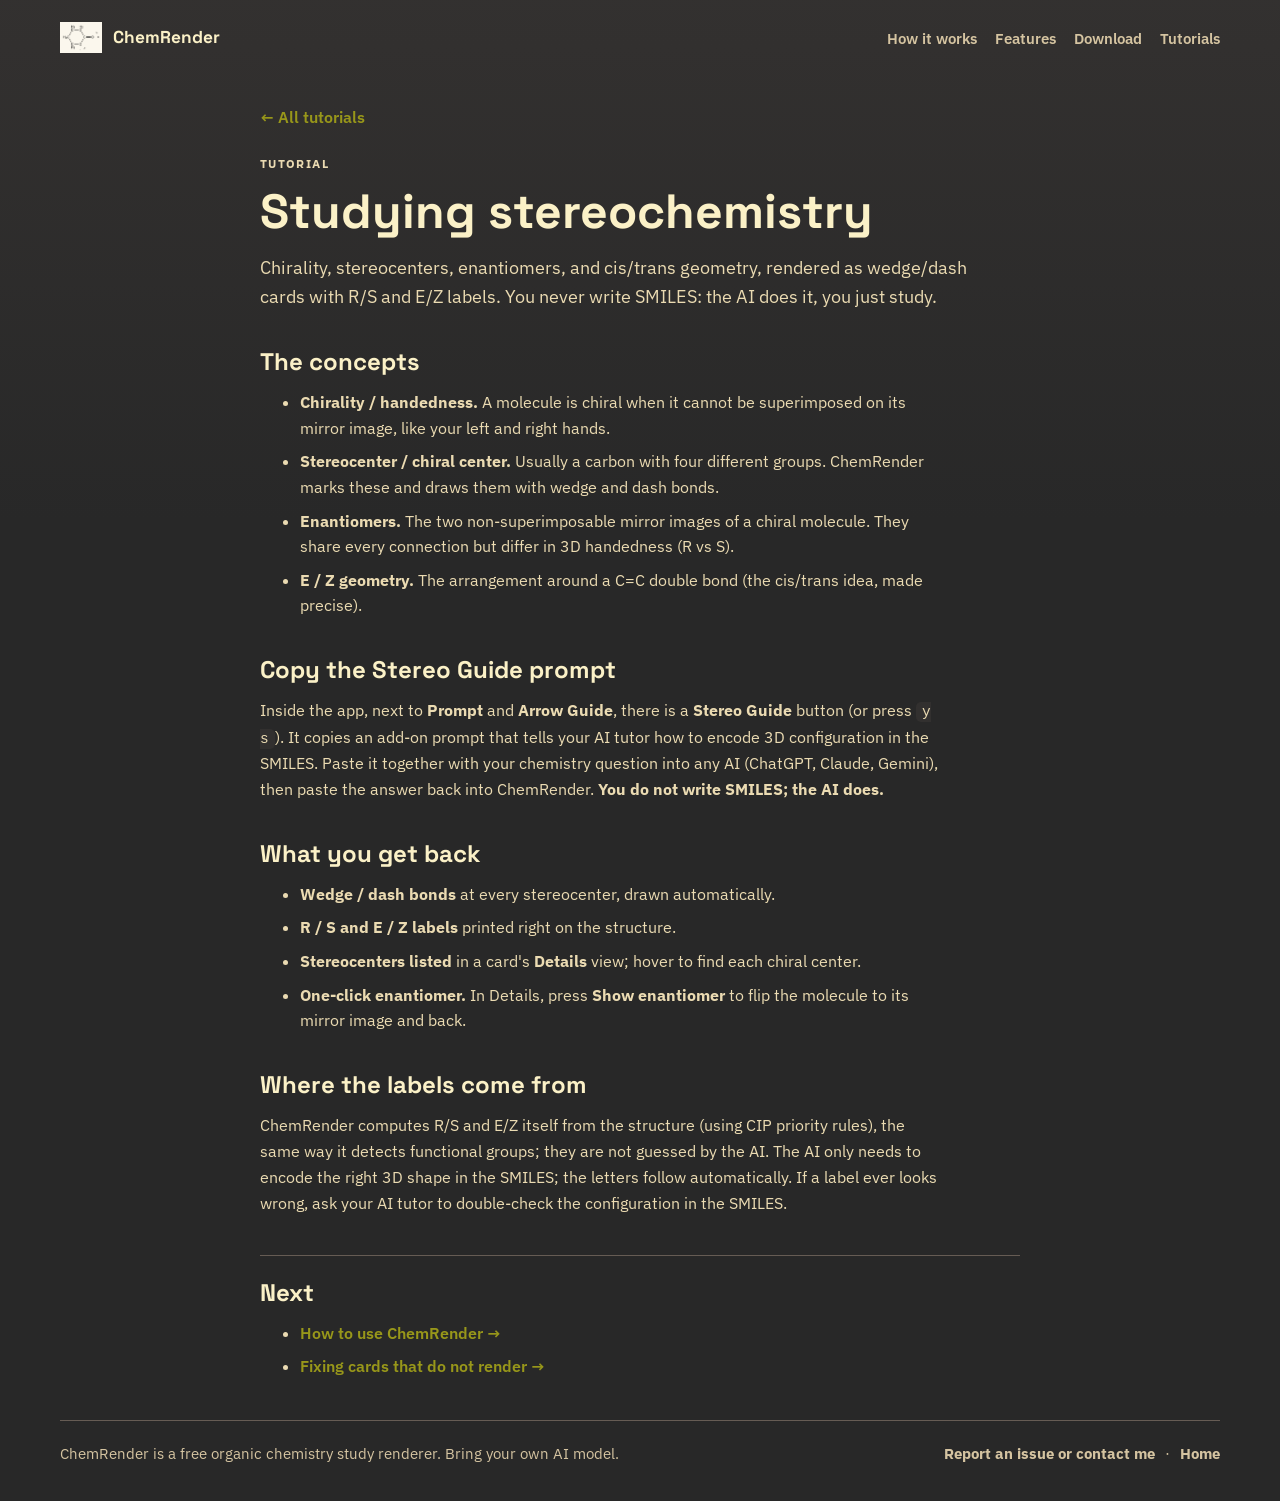
<file: tutorials/stereochemistry.html>
<!doctype html>
<html lang="en">
  <head>
    <meta charset="UTF-8" />
    <meta name="viewport" content="width=device-width, initial-scale=1.0" />
    <meta name="theme-color" content="#282828" />
    <meta
      name="description"
      content="Study stereochemistry in ChemRender: chirality, stereocenters, enantiomers, and E/Z geometry. Copy the Stereo Guide prompt, ask any AI tutor, and study wedge/dash cards with R/S and E/Z labels, no SMILES required."
    />
    <title>Studying stereochemistry · ChemRender</title>
    <link rel="icon" href="../assets/icon.svg" type="image/svg+xml" />
    <link rel="icon" href="../assets/icon.png" type="image/png" sizes="512x512" />
    <link rel="apple-touch-icon" href="../assets/icon.png" />
    <link rel="preconnect" href="https://fonts.googleapis.com" />
    <link rel="preconnect" href="https://fonts.gstatic.com" crossorigin />
    <link
      href="https://fonts.googleapis.com/css2?family=IBM+Plex+Sans:wght@400;500;600;700&family=Space+Grotesk:wght@600;700&display=swap"
      rel="stylesheet"
    />
    <link rel="stylesheet" href="../styles.css" />
  </head>
  <body>
    <header class="site-header">
      <a class="brand" href="../index.html" aria-label="ChemRender home">
        <img src="../assets/logo.png" alt="" width="42" height="31" />
        <span>ChemRender</span>
      </a>
      <nav class="site-nav" aria-label="Primary">
        <a href="../index.html#how">How it works</a>
        <a href="../index.html#features">Features</a>
        <a href="../index.html#download">Download</a>
        <a href="../index.html#tutorials">Tutorials</a>
      </nav>
    </header>

    <main id="top" class="doc">
      <p class="doc-back"><a href="../index.html#tutorials">← All tutorials</a></p>
      <p class="eyebrow">Tutorial</p>
      <h1 class="doc-title">Studying stereochemistry</h1>
      <p class="lede">
        Chirality, stereocenters, enantiomers, and cis/trans geometry, rendered as wedge/dash cards
        with R/S and E/Z labels. You never write SMILES: the AI does it, you just study.
      </p>

      <section class="doc-section">
        <h2 class="doc-h2">The concepts</h2>
        <ul class="doc-list">
          <li><strong>Chirality / handedness.</strong> A molecule is chiral when it cannot be superimposed on its mirror image, like your left and right hands.</li>
          <li><strong>Stereocenter / chiral center.</strong> Usually a carbon with four different groups. ChemRender marks these and draws them with wedge and dash bonds.</li>
          <li><strong>Enantiomers.</strong> The two non-superimposable mirror images of a chiral molecule. They share every connection but differ in 3D handedness (R vs S).</li>
          <li><strong>E / Z geometry.</strong> The arrangement around a C=C double bond (the cis/trans idea, made precise).</li>
        </ul>
      </section>

      <section class="doc-section">
        <h2 class="doc-h2">Copy the Stereo Guide prompt</h2>
        <p>
          Inside the app, next to <strong>Prompt</strong> and <strong>Arrow Guide</strong>, there is a
          <strong>Stereo Guide</strong> button (or press <code>y s</code>). It copies an add-on prompt
          that tells your AI tutor how to encode 3D configuration in the SMILES. Paste it together with
          your chemistry question into any AI (ChatGPT, Claude, Gemini), then paste the answer back
          into ChemRender. <strong>You do not write SMILES; the AI does.</strong>
        </p>
      </section>

      <section class="doc-section">
        <h2 class="doc-h2">What you get back</h2>
        <ul class="doc-list">
          <li><strong>Wedge / dash bonds</strong> at every stereocenter, drawn automatically.</li>
          <li><strong>R / S and E / Z labels</strong> printed right on the structure.</li>
          <li><strong>Stereocenters listed</strong> in a card's <strong>Details</strong> view; hover to find each chiral center.</li>
          <li><strong>One-click enantiomer.</strong> In Details, press <strong>Show enantiomer</strong> to flip the molecule to its mirror image and back.</li>
        </ul>
      </section>

      <section class="doc-section">
        <h2 class="doc-h2">Where the labels come from</h2>
        <p>
          ChemRender computes R/S and E/Z itself from the structure (using CIP priority rules), the
          same way it detects functional groups; they are not guessed by the AI. The AI only needs to
          encode the right 3D shape in the SMILES; the letters follow automatically. If a label ever
          looks wrong, ask your AI tutor to double-check the configuration in the SMILES.
        </p>
      </section>

      <section class="doc-section doc-next">
        <h2 class="doc-h2">Next</h2>
        <ul class="doc-links">
          <li><a href="./getting-started.html">How to use ChemRender →</a></li>
          <li><a href="./fixing-cards.html">Fixing cards that do not render →</a></li>
        </ul>
      </section>
    </main>

    <footer class="site-footer">
      <p>ChemRender is a free organic chemistry study renderer. Bring your own AI model.</p>
      <p class="footer-links">
        <a href="mailto:bridger.brundy@gmail.com?subject=ChemRender%20issue">Report an issue or contact me</a>
        <span aria-hidden="true">·</span>
        <a href="../index.html">Home</a>
      </p>
    </footer>
    <script src="../analytics.js" defer></script>
  </body>
</html>
</file>
<file: styles.css>
:root {
  color-scheme: dark;
  --bg: #282828;
  --surface: #3c3836;
  --surface-warm: #32302f;
  --ink: #fbf1c7;
  --muted: #d5c4a1;
  --line: #665c54;
  --accent: #b8bb26;
  --accent-dark: #98971a;
  --amber: #fe8019;
  --shadow: 0 18px 46px rgba(0, 0, 0, 0.45);
  --content: min(1160px, calc(100vw - 32px));
  font-family: "IBM Plex Sans", system-ui, sans-serif;
}

*,
*::before,
*::after {
  box-sizing: border-box;
}

html {
  scroll-behavior: smooth;
}

body {
  margin: 0;
  min-height: 100vh;
  color: var(--ink);
  background:
    linear-gradient(180deg, rgba(60, 56, 54, 0.55), rgba(40, 40, 40, 0) 520px),
    var(--bg);
}

a {
  color: inherit;
  text-decoration: none;
}

img {
  max-width: 100%;
}

.site-header,
.section-inner,
.site-footer,
.hero {
  width: var(--content);
  margin: 0 auto;
}

.site-header {
  display: flex;
  align-items: center;
  justify-content: space-between;
  gap: 24px;
  padding: 22px 0 12px;
}

.brand {
  display: inline-flex;
  align-items: center;
  gap: 11px;
  font: 700 1.08rem/1 "Space Grotesk", sans-serif;
}

.brand img {
  width: 42px;
  height: 31px;
  object-fit: contain;
}

.site-nav {
  display: flex;
  flex-wrap: wrap;
  justify-content: flex-end;
  gap: 18px;
  color: var(--muted);
  font-size: 0.96rem;
  font-weight: 600;
}

.site-nav a:hover,
.site-nav a:focus-visible,
.site-footer a:hover,
.site-footer a:focus-visible {
  color: var(--accent-dark);
}

.hero {
  display: grid;
  grid-template-columns: minmax(0, 0.9fr) minmax(0, 1.1fr);
  gap: 36px;
  align-items: center;
  padding: 54px 0 34px;
}

.hero-copy {
  min-width: 0;
}

.eyebrow {
  margin: 0 0 14px;
  color: var(--accent-dark);
  font-size: 0.78rem;
  font-weight: 700;
  letter-spacing: 0.11em;
  text-transform: uppercase;
}

h1,
h2,
h3 {
  margin: 0;
  font-family: "Space Grotesk", system-ui, sans-serif;
  letter-spacing: 0;
}

h1 {
  max-width: 14ch;
  font-size: clamp(2.2rem, 3.2vw, 3.1rem);
  line-height: 1.04;
}

h2 {
  max-width: 16ch;
  font-size: clamp(1.7rem, 2.5vw, 2.4rem);
  line-height: 1.05;
}

h3 {
  font-size: 1.1rem;
  line-height: 1.2;
}

p {
  color: var(--muted);
  font-size: 1rem;
  line-height: 1.62;
}

.lede {
  max-width: 58ch;
  margin: 22px 0 0;
  color: #ebdbb2;
  font-size: 1.12rem;
}

.actions {
  display: flex;
  flex-wrap: wrap;
  gap: 12px;
  margin-top: 26px;
}

.button {
  display: inline-flex;
  align-items: center;
  justify-content: center;
  min-height: 46px;
  padding: 0 18px;
  border: 1px solid var(--line);
  border-radius: 8px;
  background: var(--surface);
  color: var(--ink);
  cursor: pointer;
  font: 700 0.98rem/1 "IBM Plex Sans", system-ui, sans-serif;
}

.button-primary {
  border-color: transparent;
  background: var(--accent);
  color: #1d2021;
  box-shadow: 0 10px 26px rgba(184, 187, 38, 0.22);
}

.button-primary:hover,
.button-primary:focus-visible {
  background: var(--accent-dark);
}

.button-secondary:hover,
.button-secondary:focus-visible {
  border-color: var(--accent);
}

.button:disabled {
  cursor: not-allowed;
  opacity: 0.62;
}

.supporting-line,
.copy-status {
  margin: 14px 0 0;
  font-size: 0.96rem;
}

.copy-status {
  min-height: 1.4em;
  color: var(--accent-dark);
  font-weight: 700;
}

.hero-visual,
.example-card,
.keybinds-layout img,
.cta-panel,
.manual-copy-panel {
  border: 1px solid var(--line);
  background: var(--surface);
  box-shadow: var(--shadow);
}

.hero-visual {
  padding: 10px;
  border-radius: 8px;
}

.hero-visual img,
.example-card img,
.keybinds-layout img {
  display: block;
  width: 100%;
  height: auto;
  border-radius: 6px;
}

.section {
  padding: 76px 0 0;
}

.section-head {
  display: flex;
  align-items: end;
  justify-content: space-between;
  gap: 24px;
  margin-bottom: 24px;
}

.narrow {
  max-width: 820px;
}

.pain-section .section-inner {
  padding: 32px;
  border-left: 5px solid var(--accent);
  background: var(--surface-warm);
}

.pain-section h2 {
  max-width: 18ch;
}

.pain-section p {
  max-width: 78ch;
  margin: 18px 0 0;
  color: #d5c4a1;
  font-size: 1.08rem;
}

.workflow-grid,
.examples-grid {
  display: grid;
  grid-template-columns: repeat(4, minmax(0, 1fr));
  gap: 16px;
}

.step-card {
  min-height: 238px;
  padding: 20px;
  border: 1px solid var(--line);
  border-radius: 8px;
  background: var(--surface);
}

.step-card span {
  display: inline-flex;
  align-items: center;
  justify-content: center;
  width: 34px;
  height: 34px;
  margin-bottom: 18px;
  border-radius: 8px;
  background: rgba(184, 187, 38, 0.16);
  color: var(--accent);
  font-weight: 700;
}

.step-card p,
.example-card p {
  margin: 10px 0 0;
}

.examples-section {
  padding-top: 88px;
}

.examples-section .section-head h2 {
  max-width: 20ch;
}

.example-card {
  overflow: hidden;
  border-radius: 8px;
}

.example-card img {
  border-radius: 0;
}

.example-card div {
  padding: 18px;
}

.keybinds-section {
  padding-top: 88px;
}

.keybinds-layout {
  display: grid;
  grid-template-columns: minmax(0, 0.86fr) minmax(0, 1.14fr);
  gap: 30px;
  align-items: center;
}

.keybinds-layout h2 {
  max-width: 16ch;
}

.keybinds-layout p {
  max-width: 62ch;
}

.keybinds-layout img {
  border-radius: 8px;
  padding: 10px;
}

.download-section {
  padding-top: 88px;
}

.download-section .section-head h2 {
  max-width: 17ch;
}

.download-grid {
  display: grid;
  grid-template-columns: repeat(auto-fit, minmax(220px, 1fr));
  gap: 16px;
}

.download-card {
  display: grid;
  gap: 12px;
  align-content: start;
  padding: 22px;
  border: 1px solid var(--line);
  border-radius: 8px;
  background: var(--surface);
}

.download-card p {
  margin: 0;
  max-width: 44ch;
}

.download-card .button {
  justify-self: start;
  margin-top: 4px;
}

.download-card span {
  color: var(--muted);
  font-size: 0.92rem;
  font-weight: 700;
}

.feature-list {
  display: grid;
  gap: 10px;
  margin: 24px 0 0;
  padding: 0;
  list-style: none;
}

.feature-list li {
  position: relative;
  padding-left: 26px;
  color: #fbf1c7;
  font-weight: 600;
  line-height: 1.45;
}

.feature-list li::before {
  content: "";
  position: absolute;
  left: 0;
  top: 0.58em;
  width: 10px;
  height: 10px;
  border-radius: 50%;
  background: var(--amber);
}

.tutorial-section .section-inner {
  padding: 34px 0;
  border-top: 1px solid var(--line);
  border-bottom: 1px solid var(--line);
}

.tutorial-section h2 {
  max-width: none;
}

.tutorial-section p {
  margin: 10px 0 0;
}

.tutorial-note {
  max-width: 70ch;
  color: var(--muted);
  font-size: 0.98rem;
}

.tutorial-list {
  display: grid;
  grid-template-columns: repeat(2, minmax(0, 1fr));
  gap: 20px;
  margin-top: 28px;
}

.tutorial-card {
  padding: 24px;
  border: 1px solid var(--line);
  border-radius: 10px;
  background: var(--surface);
}

.tutorial-card h3 {
  margin: 0 0 12px;
  font-size: 1.12rem;
}

.tutorial-card p {
  max-width: 64ch;
  color: #d5c4a1;
}

.tutorial-card ol,
.tutorial-card ul {
  margin: 12px 0 0;
  padding-left: 20px;
  color: #d5c4a1;
}

.tutorial-card li {
  margin: 6px 0;
  line-height: 1.5;
}

.tutorial-card .tutorial-hint {
  margin-top: 14px;
  padding-top: 12px;
  border-top: 1px solid var(--line);
  color: var(--muted);
  font-size: 0.92rem;
}

.tutorial-card code {
  padding: 2px 6px;
  border-radius: 5px;
  background: var(--surface-warm);
  font-size: 0.9em;
}

.tutorial-card pre {
  margin: 14px 0 0;
  padding: 16px;
  overflow-x: auto;
  border: 1px solid var(--line);
  border-radius: 8px;
  background: #1d2021;
}

.tutorial-card pre code {
  padding: 0;
  background: none;
  color: #fbf1c7;
  font-size: 0.86rem;
  line-height: 1.55;
}

kbd {
  display: inline-block;
  min-width: 1.4em;
  padding: 2px 8px;
  border: 1px solid var(--line);
  border-bottom-width: 2px;
  border-radius: 6px;
  background: var(--surface-warm);
  font-family: inherit;
  font-size: 0.85em;
  font-weight: 700;
  text-align: center;
  color: var(--ink);
}

@media (max-width: 720px) {
  .tutorial-list {
    grid-template-columns: 1fr;
  }
}

.final-cta {
  padding-bottom: 74px;
}

.cta-panel {
  display: grid;
  grid-template-columns: auto 1fr;
  gap: 22px;
  align-items: start;
  padding: 30px;
  border-radius: 8px;
}

.cta-panel h2 {
  max-width: 17ch;
}

.cta-panel p {
  max-width: 56ch;
}

.manual-copy {
  width: var(--content);
  margin: 0 auto 56px;
}

.manual-copy-panel {
  position: relative;
  max-width: 760px;
  padding: 22px;
  border-radius: 8px;
}

.manual-copy-panel h2 {
  max-width: none;
  font-size: 1.45rem;
}

.manual-copy-panel p {
  margin: 8px 0 14px;
}

.manual-prompt {
  display: block;
  width: 100%;
  min-height: 138px;
  resize: vertical;
  padding: 12px;
  border: 1px solid var(--line);
  border-radius: 8px;
  color: var(--ink);
  background: #1d2021;
  font: 500 0.9rem/1.5 ui-monospace, SFMono-Regular, Menlo, Consolas, monospace;
}

.manual-close {
  position: absolute;
  top: 14px;
  right: 14px;
  border: 0;
  background: transparent;
  color: var(--muted);
  cursor: pointer;
  font-weight: 700;
}

.manual-copy-panel .button {
  margin-top: 12px;
}

.site-footer {
  display: flex;
  flex-wrap: wrap;
  align-items: center;
  justify-content: space-between;
  gap: 16px;
  padding: 20px 0 36px;
  border-top: 1px solid var(--line);
}

.footer-legal {
  flex-basis: 100%;
  color: var(--muted);
  font-size: 0.85rem !important;
}

.site-footer p {
  margin: 0;
  font-size: 0.95rem;
}

.site-footer a {
  color: var(--muted);
  font-weight: 700;
}

.footer-links {
  display: flex;
  align-items: center;
  gap: 10px;
}

.beta-banner {
  display: flex;
  flex-wrap: wrap;
  align-items: center;
  justify-content: center;
  gap: 6px 14px;
  padding: 10px 16px;
  background: var(--accent);
  color: #1d2021;
  text-align: center;
}

.beta-banner p {
  margin: 0;
  color: #1d2021;
  font-size: 0.95rem;
  font-weight: 600;
}

.beta-banner a {
  color: #1d2021;
  font-weight: 700;
  text-decoration: underline;
}

.trust-line {
  margin: 16px 0 0;
  color: var(--muted);
  font-size: 0.95rem;
  font-weight: 600;
}

.preview-section {
  padding-top: 72px;
}

.preview-figure {
  width: var(--content);
  margin: 0 auto;
  padding: 12px;
  border: 1px solid var(--line);
  border-radius: 10px;
  background: var(--surface);
  box-shadow: var(--shadow);
}

.preview-figure img {
  display: block;
  width: 100%;
  height: auto;
  border-radius: 6px;
}

.preview-figure figcaption {
  margin: 14px 4px 6px;
  color: var(--muted);
  font-size: 0.98rem;
  text-align: center;
}

.steps-grid {
  display: grid;
  grid-template-columns: repeat(5, minmax(0, 1fr));
  gap: 14px;
}

.steps-grid .step-card {
  min-height: auto;
}

.capability-list {
  display: flex;
  flex-wrap: wrap;
  gap: 10px;
  margin: 0 0 26px;
  padding: 0;
  list-style: none;
}

.capability-list li {
  padding: 8px 14px;
  border: 1px solid var(--line);
  border-radius: 999px;
  background: var(--surface);
  color: #fbf1c7;
  font-size: 0.92rem;
  font-weight: 700;
}

.free-section .section-inner {
  padding: 32px;
  border-left: 5px solid var(--accent);
  background: var(--surface-warm);
}

.free-section h2 {
  max-width: 22ch;
}

.free-section p {
  max-width: 70ch;
  margin: 18px 0 0;
  color: #d5c4a1;
  font-size: 1.08rem;
}

.free-list {
  display: grid;
  gap: 8px;
  margin: 20px 0 0;
  padding-left: 22px;
  color: #d5c4a1;
}

.free-list li {
  line-height: 1.5;
}

.browser-section .section-inner {
  padding: 32px;
  border-left: 5px solid var(--amber);
  background: var(--surface-warm);
}

.browser-section h2 {
  max-width: 22ch;
}

.browser-section p {
  max-width: 70ch;
  margin: 18px 0 0;
  color: #d5c4a1;
  font-size: 1.08rem;
}

a.tutorial-card {
  display: block;
  transition: border-color 0.15s ease, box-shadow 0.15s ease;
}

a.tutorial-card:hover,
a.tutorial-card:focus-visible {
  border-color: var(--accent);
  box-shadow: var(--shadow);
}

.tutorial-link {
  display: inline-block;
  margin-top: 14px;
  color: var(--accent-dark);
  font-weight: 700;
}

/* Tutorial article pages */
.doc {
  width: min(760px, calc(100vw - 32px));
  margin: 0 auto;
  padding: 40px 0 24px;
}

.doc-back {
  margin: 0 0 22px;
}

.doc-back a {
  color: var(--muted);
  font-weight: 700;
}

.doc-back a:hover,
.doc-back a:focus-visible {
  color: var(--accent-dark);
}

.doc-title {
  max-width: none;
  font-size: clamp(2.2rem, 4vw, 3rem);
  line-height: 1.04;
}

.doc .lede {
  margin-top: 16px;
}

.doc-section {
  margin-top: 38px;
}

.doc-h2 {
  max-width: none;
  margin-bottom: 14px;
  font-size: 1.5rem;
}

.doc p {
  max-width: 68ch;
  color: #ebdbb2;
}

.doc a {
  color: var(--accent-dark);
  font-weight: 600;
}

.doc a:hover,
.doc a:focus-visible {
  text-decoration: underline;
}

.doc-steps,
.doc-list,
.doc-examples,
.doc-links {
  max-width: 68ch;
  color: #ebdbb2;
  line-height: 1.6;
}

.doc-steps {
  padding-left: 22px;
}

.doc-steps li {
  margin: 14px 0;
}

.doc-list li,
.doc-examples li,
.doc-links li {
  margin: 8px 0;
}

.doc code {
  padding: 2px 6px;
  border-radius: 5px;
  background: var(--surface-warm);
  font-size: 0.9em;
}

.changelog-entry {
  padding-top: 28px;
  border-top: 1px solid var(--line);
}

.changelog-entry:first-of-type {
  border-top: 0;
}

.changelog-subhead {
  margin: 20px 0 8px;
  color: var(--ink);
  font-size: 1.08rem;
}

.changelog-list {
  padding-left: 22px;
}

.doc-next {
  padding-top: 24px;
  border-top: 1px solid var(--line);
}

@media (max-width: 1040px) {
  .hero,
  .keybinds-layout {
    grid-template-columns: 1fr;
  }

  .steps-grid {
    grid-template-columns: repeat(3, minmax(0, 1fr));
  }

  .tutorial-list {
    grid-template-columns: repeat(2, minmax(0, 1fr));
  }

  h1 {
    max-width: 14ch;
  }

  .workflow-grid,
  .examples-grid {
    grid-template-columns: repeat(2, minmax(0, 1fr));
  }
}

@media (max-width: 720px) {
  :root {
    --content: calc(100vw - 24px);
  }

  .site-header {
    align-items: flex-start;
    flex-direction: column;
  }

  .site-nav {
    justify-content: flex-start;
    gap: 12px 16px;
  }

  .hero {
    padding-top: 38px;
  }

  h1 {
    font-size: clamp(2rem, 9vw, 2.7rem);
  }

  .section {
    padding-top: 58px;
  }

  .section-head {
    display: block;
  }

  .workflow-grid,
  .steps-grid,
  .examples-grid,
  .download-grid,
  .cta-panel {
    grid-template-columns: 1fr;
  }

  .step-card {
    min-height: auto;
  }

  .pain-section .section-inner,
  .free-section .section-inner,
  .browser-section .section-inner,
  .cta-panel {
    padding: 22px;
  }

  .site-footer {
    align-items: flex-start;
    flex-direction: column;
  }
}
</file>
<file: app/assets/index-C3eAplqW.css>
:root{--lightningcss-light:initial;--lightningcss-dark: ;color-scheme:light;--bg:#282828;--panel:#3c3836;--panel-soft:#504945;--panel-strong:#32302f;--panel-ink:#1d2021;--text:#fbf1c7;--muted:#d5c4a1;--accent:#b8bb26;--accent-strong:#98971a;--accent-soft:#b8bb2629;--accent-ring:#b8bb262e;--border:#665c54;--border-rgb:102 92 84;--paper:#fbf7ed;--paper-line:#d5c4a1;--paper-line-soft:#d5c4a1cc;--paper-shadow:#1d202142;--paper-action:#f2e5c7;--paper-action-hover:#ebdbb2;--ink:#1d2021;--molecule-ink:#111;--atom-label-color:#2563eb;--arrow-color:#2563eb;--arrow-opacity:.72;--warning:#cc241d;--warning-ink:#8f3f1f;--warning-strong:#7c2d12;--warning-bg:#fff0dd;--warning-action:#f9dfc0;--warning-action-hover:#f3cf9f;--error-bg:#fff4ed;--overlay:#1d2021b8;--workbench-overlay:#282828db;--workbench-grid:#d5c4a114;--dialog-shadow:#00000080;font-family:Inter,ui-sans-serif,system-ui,-apple-system,BlinkMacSystemFont,Segoe UI,sans-serif}*{box-sizing:border-box}body{background:var(--bg);min-width:320px;min-height:100vh;color:var(--text);margin:0}.transparent-mode{background:0 0}.transparent-mode .topbar{background:color-mix(in srgb, var(--panel) 85%, transparent);-webkit-backdrop-filter:blur(8px);backdrop-filter:blur(8px)}.transparent-mode .source-tabs-bar{background:color-mix(in srgb, var(--panel-strong) 85%, transparent);-webkit-backdrop-filter:blur(8px);backdrop-filter:blur(8px)}.transparent-mode .workbench{background:linear-gradient(color-mix(in srgb, var(--workbench-overlay) 75%, transparent), color-mix(in srgb, var(--workbench-overlay) 75%, transparent)), repeating-linear-gradient(0deg, transparent, transparent 23px, var(--workbench-grid) 24px)}.transparent-mode .molecule-card{background:color-mix(in srgb, var(--paper) 92%, transparent);-webkit-backdrop-filter:blur(4px);backdrop-filter:blur(4px)}.transparent-mode .molecule-area{background:color-mix(in srgb, var(--paper) 95%, transparent)}button,textarea{font:inherit}button{border:1px solid var(--border);background:var(--border);min-height:36px;color:var(--text);cursor:pointer;border-radius:6px;transition:background .12s,border-color .12s,color .12s}button:hover{background:var(--panel-soft)}.app-shell{flex-direction:column;height:100vh;min-height:640px;display:flex}.top-chrome{z-index:30;transition:box-shadow .18s,transform .18s;position:sticky;top:0;box-shadow:0 0 #0000}.top-chrome.is-collapsed{height:18px;box-shadow:none;position:fixed;top:0;left:0;right:0;overflow:hidden;transform:none}.top-chrome.is-collapsed+.workbench{padding-top:0}.top-chrome.is-collapsed .topbar,.top-chrome.is-collapsed .source-tabs-bar{visibility:hidden;pointer-events:none;transition:transform .18s;transform:translateY(-100%)}.top-chrome.is-collapsed:hover .topbar,.top-chrome.is-collapsed:focus-within .topbar,.top-chrome.is-collapsed:hover .source-tabs-bar,.top-chrome.is-collapsed:focus-within .source-tabs-bar{visibility:visible;pointer-events:auto;transform:translateY(0)}.top-chrome.is-collapsed:hover,.top-chrome.is-collapsed:focus-within{height:auto;overflow:visible;box-shadow:0 12px 22px #00000038}.topbar{background:var(--panel);border-bottom:1px solid var(--border);justify-content:space-between;align-items:center;gap:10px;padding:8px 14px;display:flex}.topbar-left{align-items:center;gap:6px;display:flex}.topbar-toggle{z-index:1;width:28px;min-height:28px;color:var(--muted);cursor:pointer;background:0 0;border:1px solid #0000;border-radius:4px;justify-content:center;align-items:center;padding:0;transition:color .15s,transform .2s;display:flex;position:relative}.topbar-toggle:hover{color:var(--text);border-color:var(--border)}.topbar-toggle svg{transition:transform .2s}.top-chrome.is-collapsed .topbar-toggle svg{transform:rotate(180deg)}.topbar-actions{color:var(--muted);flex-wrap:wrap;align-items:center;gap:6px;font-size:13px;display:flex}.topbar-actions button{white-space:nowrap;min-height:28px;padding:0 9px}.source-tabs-bar{background:var(--panel-strong);border-bottom:1px solid var(--panel-soft);align-items:center;min-height:36px;padding:0 16px;display:flex;overflow-x:auto}.source-tabs-bar[hidden]{display:none}.source-tabs{align-items:center;gap:8px;min-width:0;display:flex}.source-tab{border:1px solid var(--border);background:var(--panel);max-width:240px;color:var(--muted);border-radius:4px;align-items:center;display:inline-flex;overflow:hidden}.source-tab.is-active{border-color:var(--paper-line);background:var(--paper);color:var(--ink)}.source-tab button{min-height:28px;color:inherit;background:0 0;border:0;border-radius:0}.source-tab button[data-tab-id]{text-overflow:ellipsis;white-space:nowrap;min-width:0;max-width:190px;padding:0 10px;overflow:hidden}.source-tab button[data-close-tab]{border-left:1px solid rgb(var(--border-rgb) / .7);width:30px;color:inherit;padding:0;font-weight:700}.source-tab button:hover{background:var(--accent-soft)}textarea{resize:none;border:1px solid var(--border);background:var(--panel-ink);width:100%;min-height:280px;color:var(--text);tab-size:2;border-radius:4px;outline:none;flex:auto;padding:12px 14px;font-family:SFMono-Regular,Consolas,Liberation Mono,monospace;font-size:14px;line-height:1.45}textarea:focus{border-color:var(--accent);box-shadow:0 0 0 2px var(--accent-ring)}#settingsDialog,#importDialog,#helpDialog,#tutorialDialog,#firstRunDialog{background:linear-gradient(var(--panel), var(--panel)) padding-box, linear-gradient(135deg, var(--accent-strong) 0%, var(--border) 50%, var(--panel-soft) 100%) border-box;width:min(920px,100vw - 32px);max-height:calc(100vh - 40px);color:var(--text);box-shadow:0 4px 6px #0000001a, 0 28px 80px var(--dialog-shadow);border:1px solid #0000;border-radius:12px;padding:0}#settingsDialog::backdrop,#importDialog::backdrop,#helpDialog::backdrop,#tutorialDialog::backdrop,#firstRunDialog::backdrop{background:var(--overlay)}.settings-panel,.import-panel,.tutorial-panel,.first-run-panel{flex-direction:column;gap:14px;padding:18px;display:flex}.import-panel{height:min(720px,100vh - 40px)}.import-heading{justify-content:space-between;align-items:flex-start;gap:16px;display:flex}.import-heading h2{letter-spacing:0;margin:0 0 4px;font-size:20px;line-height:1.2}.import-heading p{color:var(--muted);margin:0;font-size:14px;line-height:1.35}.new-tab-option{color:var(--text);white-space:nowrap;align-items:center;gap:7px;display:inline-flex}.new-tab-option input{width:16px;height:16px;accent-color:var(--accent-strong)}#closeSettings{background:0 0;min-height:34px;padding:0 10px}#settingsDialog{width:min(900px,100vw - 32px)}#helpDialog{width:min(420px,100vw - 32px)}#tutorialDialog{width:min(620px,100vw - 32px)}#firstRunDialog{width:min(560px,100vw - 32px)}.help-panel{flex-direction:column;gap:14px;padding:18px;display:flex}.shortcuts-list{gap:6px;margin:0;padding:0;display:grid}.shortcuts-list div{background:var(--panel-strong);border-radius:4px;grid-template-columns:100px 1fr;gap:12px;padding:8px 10px;display:grid}.shortcuts-list dt{color:var(--text);font-family:SFMono-Regular,Consolas,Liberation Mono,monospace;font-size:13px}.shortcuts-list dd{color:var(--muted);margin:0;font-size:13px}#closeHelp,#closeTutorial{background:0 0;min-height:34px;padding:0 10px}.settings-panel-tree{max-height:calc(100vh - 40px)}.settings-tree-layout{grid-template-columns:160px minmax(0,1fr);gap:16px;height:min(460px,100vh - 220px);min-height:0;display:grid}.settings-nav{border:1px solid var(--border);background:var(--panel-strong);border-radius:8px;flex-direction:column;gap:6px;padding:8px;display:flex}.settings-nav-button{min-height:34px;color:var(--muted);text-align:left;background:0 0;border-color:#0000;justify-content:flex-start}.settings-nav-button.is-active{border-color:var(--accent);background:var(--panel-soft);color:var(--text);box-shadow:0 0 0 2px var(--accent-ring)}.settings-sections{min-width:0;min-height:0;padding-right:2px;overflow-y:auto}.settings-section{gap:14px;display:none}.settings-section.is-active{display:grid}.settings-search-row{padding:10px 16px 0}.settings-search{border:1px solid var(--border);background:var(--panel-ink);width:100%;min-height:34px;color:var(--text);font:inherit;border-radius:6px;padding:6px 12px}.settings-search:focus{border-color:var(--accent);box-shadow:0 0 0 2px var(--accent-ring);outline:none}.settings-sections.is-searching .settings-section{display:grid}.settings-sections.is-searching .settings-section.is-search-empty{display:none}.is-search-hidden{display:none!important}.settings-no-results{color:var(--muted);margin:0;padding:14px 16px;font-size:13px}.settings-status{min-height:18px;color:var(--muted);font-size:12px}.settings-note{border:1px solid var(--border);background:var(--panel-strong);border-radius:8px;gap:6px;padding:12px;display:grid}.settings-note strong{color:var(--text);font-size:14px}.settings-note span{color:var(--muted);font-size:13px;line-height:1.45}.settings-note kbd{border:1px solid var(--border);background:var(--panel);min-width:1.6em;color:var(--text);text-align:center;border-radius:4px;padding:1px 5px;font-family:SFMono-Regular,Consolas,Liberation Mono,monospace;font-size:12px;display:inline-block}.tutorial-launch-panel{border:1px solid var(--border);background:var(--panel-strong);border-radius:8px;grid-template-columns:1fr auto;align-items:center;gap:12px;padding:12px;display:grid}.tutorial-launch-panel+.tutorial-launch-panel{margin-top:10px}.tutorial-launch-panel div{gap:4px;display:grid}.tutorial-launch-panel strong{color:var(--text);font-size:14px}.tutorial-launch-panel small{color:var(--muted);font-size:12px;line-height:1.4}.tutorial-steps{counter-reset:tutorial-step;gap:10px;margin:0;padding:0;list-style:none;display:grid}.tutorial-steps li{border:1px solid var(--border);background:var(--panel-strong);counter-increment:tutorial-step;border-radius:8px;grid-template-columns:32px 1fr;align-items:start;gap:10px;padding:12px;display:grid}.tutorial-steps li:before{content:counter(tutorial-step);background:var(--accent-strong);width:28px;height:28px;color:var(--ink);border-radius:999px;place-items:center;font-size:13px;font-weight:700;display:grid}.tutorial-steps strong,.tutorial-steps span{grid-column:2}.tutorial-steps strong{color:var(--text);font-size:14px}.tutorial-steps span{color:var(--muted);font-size:13px;line-height:1.45}.first-run-options{grid-template-columns:repeat(3,1fr);gap:10px;display:grid}.first-run-options button{text-align:left;border-color:var(--border);background:var(--panel-strong);align-content:start;gap:6px;min-height:120px;padding:14px;display:grid}.first-run-options strong{color:var(--text);font-size:15px}.first-run-options span{color:var(--muted);font-size:12px;line-height:1.4}.keybinding-toolbar{justify-content:flex-end;gap:8px;display:flex}.keybinding-editor{gap:14px;display:grid}.keybinding-group{gap:8px;display:grid}.keybinding-group h3{color:var(--muted);text-transform:uppercase;margin:0;font-size:12px}.keybinding-row{border:1px solid var(--border);background:var(--panel-strong);border-radius:8px;grid-template-columns:minmax(150px,.7fr) minmax(0,1fr);align-items:start;gap:10px;padding:10px;display:grid}.keybinding-row>label{color:var(--text);font-size:13px;line-height:1.35}.keybinding-controls{flex-wrap:wrap;justify-content:flex-end;gap:8px;display:flex}.keybinding-input-wrap{align-items:center;gap:4px;display:inline-flex}.keybinding-input-wrap input{border:1px solid var(--border);background:var(--panel);width:78px;min-height:30px;color:var(--text);border-radius:6px;padding:4px 7px;font-family:SFMono-Regular,Consolas,Liberation Mono,monospace;font-size:12px}.keybinding-input-wrap button,.keybinding-controls>button,.keybinding-toolbar button,#openTutorial{min-height:30px;padding:0 9px}.settings-group{border:0;gap:10px;margin:0;padding:0;display:grid}.settings-group legend{color:var(--muted);text-transform:uppercase;margin-bottom:2px;font-size:12px;font-weight:700}.render-mode-option{border:1px solid var(--border);background:var(--panel-strong);cursor:pointer;border-radius:8px;grid-template-columns:auto 1fr;align-items:flex-start;gap:10px;padding:12px;transition:transform .15s,box-shadow .15s,border-color .15s,background .15s;display:grid}.render-mode-option:hover{border-color:var(--panel-soft);transform:translateY(-1px);box-shadow:0 4px 12px #00000026}.settings-check-option{border:1px solid var(--border);background:var(--panel-strong);cursor:pointer;border-radius:8px;grid-template-columns:auto 1fr;align-items:flex-start;gap:10px;padding:12px;transition:transform .15s,box-shadow .15s,border-color .15s,background .15s;display:grid}.settings-check-option:hover{border-color:var(--panel-soft);transform:translateY(-1px);box-shadow:0 4px 12px #00000026}:is(.render-mode-option:has(input:checked),.settings-check-option:has(input:checked)){border-color:var(--accent);background:var(--panel-soft);box-shadow:0 0 0 2px var(--accent-ring);transform:none}.render-mode-option input,.settings-check-option input{width:16px;height:16px;accent-color:var(--accent-strong);margin:3px 0 0}.render-mode-option span,.settings-check-option span{gap:4px;display:grid}.render-mode-option strong,.settings-check-option strong{color:var(--text);font-size:14px;line-height:1.25}.render-mode-option small,.settings-check-option small{color:var(--muted);font-size:12px;line-height:1.4}.settings-select-option{border:1px solid var(--border);background:var(--panel-strong);border-radius:8px;grid-template-columns:1fr auto;align-items:center;gap:10px;padding:12px;display:grid}.settings-select-option span{gap:4px;display:grid}.settings-select-option strong{color:var(--text);font-size:14px;line-height:1.25}.settings-select-option small{color:var(--muted);font-size:12px;line-height:1.4}.settings-select-option select{border:1px solid var(--border);background:var(--panel);min-height:36px;color:var(--text);cursor:pointer;border-radius:6px;padding:6px 10px;font-size:14px}.theme-selector{align-items:center;gap:10px;display:flex}.theme-selector select{border:1px solid var(--border);background:var(--panel-strong);min-height:40px;color:var(--text);font:inherit;cursor:pointer;border-radius:8px;flex:1;padding:8px 12px;font-size:14px;transition:border-color .15s,box-shadow .15s}.theme-selector select:hover{border-color:var(--panel-soft)}.theme-selector select:focus{border-color:var(--accent);box-shadow:0 0 0 2px var(--accent-ring);outline:none}.max-tabs-setting{align-items:center;gap:12px;display:flex}.max-tabs-setting input[type=range]{background:var(--panel-strong);appearance:none;cursor:pointer;border-radius:3px;flex:1;height:6px}.max-tabs-setting input[type=range]::-webkit-slider-thumb{border:2px solid var(--accent);background:var(--panel);appearance:none;cursor:pointer;border-radius:50%;width:18px;height:18px;transition:transform .15s}.max-tabs-setting input[type=range]::-webkit-slider-thumb:hover{transform:scale(1.15)}.max-tabs-setting span{background:var(--panel-strong);min-width:28px;color:var(--text);text-align:center;border-radius:4px;padding:4px 8px;font-size:13px;font-weight:600}.settings-hint{color:var(--muted);margin-top:6px;font-size:12px;line-height:1.4;display:block}.workbench{background:linear-gradient(var(--workbench-overlay), var(--workbench-overlay)), repeating-linear-gradient(0deg, transparent, transparent 23px, var(--workbench-grid) 24px);flex:auto;min-height:0;display:block}.import-console-header{color:var(--muted);justify-content:space-between;align-items:center;gap:12px;font-size:12px;display:flex}.import-console-header strong{color:var(--text);font-size:13px;display:block}.shortcut-hint{white-space:nowrap}.input-toolbar{justify-content:space-between;align-items:center;gap:10px;display:flex}.input-actions{gap:8px;display:flex}.input-actions button{min-height:30px;padding:0 10px}#applyImport{border-color:var(--accent-strong);background:var(--accent-strong);color:var(--ink);font-weight:700}.output-pane{min-width:0;min-height:0;padding:14px;overflow:auto}.cards{grid-template-columns:repeat(auto-fit,minmax(min(100%,430px),1fr));align-items:start;gap:14px;max-width:1120px;margin:0 auto;display:grid}.molecule-card{border:1px solid var(--paper-line);background:var(--paper);color:var(--ink);box-shadow:0 16px 36px var(--paper-shadow);border-radius:8px;overflow:hidden}.molecule-area{background:var(--paper);border-bottom:1px solid var(--paper-line-soft);place-items:center;min-height:300px;padding:16px;display:grid;position:relative}.card-number{background:var(--ink);min-width:24px;height:24px;color:var(--paper);opacity:.7;border-radius:4px;justify-content:center;align-items:center;padding:0 6px;font-family:SFMono-Regular,Consolas,Liberation Mono,monospace;font-size:13px;font-weight:700;transition:opacity .15s;display:flex;position:absolute;top:8px;left:8px}.molecule-card:hover .card-number{opacity:1}.molecule-area svg{aspect-ratio:520/300;width:100%;max-width:520px;display:block;overflow:visible}.chem-annotation{fill:var(--molecule-ink);stroke:none;pointer-events:none}.chem-charge{dominant-baseline:middle;font-size:14px;font-weight:700}.chem-arrow{fill:none;stroke:var(--arrow-color);opacity:var(--arrow-opacity);stroke-width:2.2px;stroke-linecap:round;stroke-linejoin:round}.chem-arrow-head{fill:var(--arrow-color);opacity:var(--arrow-opacity)}.expanded-hydrogen-layer{pointer-events:none}.expanded-hydrogen-bond{stroke:var(--molecule-ink);stroke-width:1.6px;stroke-linecap:round}.expanded-hydrogen-label{fill:var(--molecule-ink);font-family:Inter,Arial,sans-serif;font-size:14px;font-weight:650}.atom-label-layer{pointer-events:none}.atom-ref-label{fill:var(--atom-label-color);paint-order:stroke;stroke:var(--paper);stroke-width:3px;font-family:Inter,Arial,sans-serif;font-size:9px;font-weight:750}.stereo-label{fill:var(--stereo-label-color,#7c3aed);paint-order:stroke;stroke:var(--paper);stroke-width:3px;font-family:Inter,Arial,sans-serif;font-size:11px;font-style:italic;font-weight:750}.molecule-body{padding:14px 16px 16px}.card-heading{justify-content:space-between;align-items:flex-start;gap:12px;margin-bottom:6px;display:flex}.molecule-body h2{letter-spacing:0;margin:0;font-size:17px;line-height:1.2}.card-actions{flex:none;gap:6px;display:flex}.card-actions button{border-color:var(--paper-line);background:var(--paper-action);min-height:28px;color:var(--panel);padding:0 8px;font-size:12px;font-weight:650}.card-actions button:hover{background:var(--paper-action-hover)}.molecule-body p{min-height:42px;color:var(--panel);margin:0 0 12px;font-size:14px;line-height:1.45}.annotation-warning{border:1px solid color-mix(in srgb, var(--warning) 28%, transparent);background:var(--warning-bg);color:var(--warning-ink);border-radius:6px;margin:-4px 0 10px;padding:9px 10px 10px;font-size:12px;line-height:1.38}.warning-heading{justify-content:space-between;align-items:center;gap:10px;margin-bottom:6px;display:flex}.warning-heading strong{color:var(--warning-strong);font-size:12px;line-height:1.2}.warning-heading button{border-color:color-mix(in srgb, var(--warning-ink) 38%, transparent);background:var(--warning-action);min-height:26px;color:var(--warning-strong);flex:none;padding:0 8px;font-size:11px;font-weight:650}.warning-heading button:hover{background:var(--warning-action-hover)}.annotation-warning ul{gap:5px;margin:0;padding-left:18px;display:grid}.annotation-warning li{overflow-wrap:anywhere}.render-error,.empty-state{border:1px solid color-mix(in srgb, var(--warning) 30%, transparent);background:var(--error-bg);width:100%;color:var(--warning);border-radius:8px;gap:7px;padding:20px;display:grid}.render-error span,.render-error small{overflow-wrap:anywhere;color:var(--panel)}.empty-state{border-color:var(--border);background:var(--panel);color:var(--muted);max-width:1120px;margin:0 auto}.vim-feedback{z-index:1000;background:var(--panel-ink);color:var(--text);border-radius:6px;padding:10px 18px;font-family:SFMono-Regular,Consolas,Liberation Mono,monospace;font-size:14px;font-weight:600;animation:.15s vim-fade-in;position:fixed;bottom:24px;box-shadow:0 4px 20px #0000004d}.vim-feedback-middle{left:50%;transform:translate(-50%)}.vim-feedback-left{left:24px;transform:none}.vim-feedback-right{left:auto;right:24px;transform:none}@keyframes vim-fade-in{0%{opacity:0;transform:translateY(10px)}to{opacity:1;transform:translateY(0)}}.vim-feedback-middle{animation:.15s vim-fade-in-middle}@keyframes vim-fade-in-middle{0%{opacity:0;transform:translate(-50%)translateY(10px)}to{opacity:1;transform:translate(-50%)translateY(0)}}.fg-highlight-layer{pointer-events:none}.fg-highlight{fill-opacity:.15;stroke-width:2px;stroke-opacity:.6;transition:fill-opacity .15s,stroke-opacity .15s}.fg-highlight.active,.fg-highlight.hovered{fill-opacity:.3;stroke-opacity:1}#expandedCardDialog{background:linear-gradient(var(--panel), var(--panel)) padding-box, linear-gradient(135deg, var(--accent-strong) 0%, var(--border) 50%, var(--panel-soft) 100%) border-box;width:min(95vw,1100px);max-height:90vh;color:var(--text);box-shadow:0 4px 6px #0000001a, 0 28px 80px var(--dialog-shadow);border:1px solid #0000;border-radius:12px;padding:0}#expandedCardDialog::backdrop{background:var(--overlay)}.expanded-card-content{flex-direction:column;height:min(85vh,700px);padding:0;display:flex}.expanded-header{border-bottom:1px solid var(--border);background:var(--panel-strong);justify-content:space-between;align-items:center;gap:16px;padding:16px 20px;display:flex}.expanded-header h2{color:var(--text);margin:0;font-size:18px;line-height:1.2}.expanded-header-actions{align-items:center;gap:10px;display:flex}#toggleEnantiomer{background:var(--panel);color:#7c3aed;cursor:pointer;border:1px solid #7c3aed;border-radius:6px;min-height:32px;padding:0 12px;font-size:13px;font-weight:600;transition:background .15s,color .15s}#toggleEnantiomer:hover,#toggleEnantiomer.is-active{color:#fff;background:#7c3aed}#closeExpandedCard{border:1px solid var(--border);background:var(--panel);width:32px;min-height:32px;color:var(--muted);cursor:pointer;border-radius:6px;justify-content:center;align-items:center;padding:0;font-size:20px;line-height:1;transition:background .15s,color .15s;display:flex}#closeExpandedCard:hover{background:var(--panel-soft);color:var(--text)}.expanded-layout{flex:1;grid-template-columns:1fr 260px;gap:0;min-height:0;display:grid;overflow:hidden}.expanded-molecule{background:var(--paper);justify-content:center;align-items:center;padding:24px;display:flex;overflow:hidden}.expanded-svg-container{justify-content:center;align-items:center;width:100%;height:100%;display:flex}.expanded-svg-container svg{width:100%;max-width:800px;height:100%;max-height:500px}.fg-sidebar{border-left:1px solid var(--border);background:var(--panel-strong);flex-direction:column;padding:16px;display:flex;overflow-y:auto}.fg-sidebar h3{text-transform:uppercase;color:var(--muted);letter-spacing:.5px;margin:0 0 12px;font-size:13px;font-weight:700}.fg-list{flex-direction:column;gap:4px;margin:0;padding:0;list-style:none;display:flex}.fg-list li{cursor:pointer;border-radius:6px;align-items:center;gap:10px;padding:10px 12px;transition:background .15s;display:flex}.fg-list li:hover{background:var(--panel-soft)}.fg-list li.is-active{background:var(--accent-soft);outline:2px solid var(--accent);outline-offset:-2px}.fg-indicator{border-radius:50%;flex-shrink:0;width:12px;height:12px}.fg-name{color:var(--text);flex:1;font-size:14px}.fg-short-name{color:var(--muted);font-family:SFMono-Regular,Consolas,Liberation Mono,monospace;font-size:12px}.fg-empty{color:var(--muted);text-align:center;margin:0;padding:16px;font-size:13px;font-style:italic}.stereo-heading{margin-top:20px!important}.stereo-list{flex-direction:column;gap:4px;margin:0;padding:0;list-style:none;display:flex}.stereo-list li{cursor:default;border-radius:6px;align-items:center;gap:10px;padding:10px 12px;transition:background .15s;display:flex}.stereo-list li:hover{background:var(--panel-soft)}.stereo-indicator{border:2px solid #7c3aed;border-radius:50%;flex-shrink:0;width:12px;height:12px}.stereo-name{color:var(--text);flex:1;font-size:14px}.stereo-descriptor{color:#7c3aed;font-size:13px;font-style:italic;font-weight:700}.stereo-empty{color:var(--muted);text-align:center;margin:0;padding:16px;font-size:13px;font-style:italic}@media (width<=860px){.top-chrome{position:static}.top-chrome.is-collapsed{position:static;transform:none}.top-chrome.is-collapsed:after{content:none}.top-chrome.is-collapsed+.workbench{padding-top:0}.topbar{padding:12px}.topbar-actions{justify-content:stretch}.topbar-actions button{flex:auto}.source-tabs-bar{padding:0 16px}.workbench{overflow:auto}.input-toolbar,.import-console-header{flex-direction:column;align-items:stretch}.input-actions{width:100%}.input-actions button{flex:auto}.import-heading,.import-footer{flex-direction:column;align-items:stretch}textarea{min-height:320px}.settings-tree-layout{grid-template-columns:1fr;height:auto;min-height:0}.settings-nav{flex-direction:row;overflow-x:auto}.settings-nav-button{white-space:nowrap;flex:none}.settings-sections{max-height:min(560px,100vh - 210px)}.settings-select-option,.tutorial-launch-panel,.keybinding-row{grid-template-columns:1fr}.keybinding-controls{justify-content:flex-start}.first-run-options{grid-template-columns:1fr}.expanded-layout{grid-template-rows:1fr auto;grid-template-columns:1fr}.fg-sidebar{border-left:none;border-top:1px solid var(--border);max-height:200px}.expanded-molecule{padding:16px}}:root{--motion-fast:.12s;--motion-normal:.2s;--motion-slow:.32s;--ease-standard:cubic-bezier(.2, 0, 0, 1)}.molecule-card{position:relative}.molecule-area{overflow:hidden}.molecule-area svg{transform:scale(var(--card-zoom,1));transform-origin:50%;transition:transform var(--motion-fast) var(--ease-standard)}.card-number{display:none}.card-chrome{pointer-events:none;opacity:0;transition:opacity var(--motion-fast) var(--ease-standard);position:absolute;inset:0}.molecule-card:hover .card-chrome,.molecule-card:focus-within .card-chrome,.card-chrome[data-action-mode=always]{opacity:1}.card-details-btn{pointer-events:auto;border:1px solid var(--paper-line);background:var(--paper-action);min-height:26px;color:var(--panel);border-radius:6px;padding:0 10px;font-size:12px;font-weight:650;position:absolute;top:8px;left:8px}.card-details-btn:hover{background:var(--paper-action-hover)}.card-overflow{pointer-events:auto;position:absolute;top:8px;right:8px}.card-kebab{border:1px solid var(--paper-line);background:var(--paper-action);width:28px;min-height:26px;color:var(--panel);border-radius:6px;justify-content:center;align-items:center;padding:0;font-size:16px;font-weight:700;line-height:1;display:flex}.card-kebab:hover{background:var(--paper-action-hover)}.card-overflow-menu{z-index:6;border:1px solid var(--paper-line);background:var(--paper);min-width:168px;box-shadow:0 10px 28px var(--paper-shadow);border-radius:6px;flex-direction:column;padding:4px;display:flex;position:absolute;top:calc(100% + 6px);right:0}.card-overflow-menu[hidden]{display:none}.molecule-card:has(.card-overflow-menu:not([hidden])){overflow:visible}.card-menu-item{width:100%;min-height:30px;color:var(--panel);text-align:left;background:0 0;border:none;border-radius:4px;justify-content:flex-start;padding:0 10px;font-size:13px;font-weight:600}.card-menu-item:hover{background:var(--paper-action-hover)}.card-menu-item.is-destructive{color:var(--warning-strong)}html[data-captions=hidden] .molecule-body p{display:none}html[data-captions=hover] .molecule-body p{opacity:0;transition:opacity var(--motion-fast) var(--ease-standard)}html[data-captions=hover] .molecule-card:hover .molecule-body p,html[data-captions=hover] .molecule-card:focus-within .molecule-body p{opacity:1}html[data-density=compact] .molecule-area{min-height:220px;padding:10px}html[data-density=compact] .molecule-body{padding:10px 12px 12px}html[data-header-behavior=minimal] .topbar-actions #copyArrowPrompt,html[data-header-behavior=minimal] .topbar-actions #copyStereoPrompt,html[data-header-behavior=minimal] .topbar-actions #copyRadicalPrompt{display:none}.settings-range-option{align-items:center;gap:12px;display:flex}.settings-range-option input[type=range]{flex:1}.settings-range-value{font-variant-numeric:tabular-nums;text-align:right;min-width:48px}.import-target{flex-wrap:wrap;align-items:center;gap:16px;display:flex}.import-target label{align-items:center;gap:6px;display:inline-flex}.import-empty-hint{color:var(--warning-strong)}.first-run-intro{color:var(--muted);margin:0 0 14px;font-size:14px}.first-run-intro+.first-run-intro{margin-top:18px}.first-run-intro a{color:var(--accent);font-weight:700}.first-run-intro a:hover,.first-run-intro a:focus-visible{text-decoration:underline}.first-run-actions{flex-wrap:wrap;align-items:center;gap:10px;display:flex}html[data-motion=reduced] *,html[data-motion=reduced] :before,html[data-motion=reduced] :after{scroll-behavior:auto!important;transition-duration:.001ms!important;animation-duration:.001ms!important;animation-iteration-count:1!important}@media (prefers-reduced-motion:reduce){*,:before,:after{scroll-behavior:auto!important;transition-duration:.001ms!important;animation-duration:.001ms!important;animation-iteration-count:1!important}}.help-docs{margin-top:14px}.help-note{color:var(--muted);margin:10px 0 0;font-size:12px;line-height:1.45}.link-button{color:var(--accent);font:inherit;cursor:pointer;background:0 0;border:none;padding:0;font-weight:600;text-decoration:underline}.link-button:hover{color:var(--accent-strong)}.icon-button{width:30px;min-height:30px;color:var(--muted);background:0 0;border:1px solid #0000;border-radius:6px;justify-content:center;align-items:center;padding:0;display:inline-flex}.icon-button:hover{color:var(--text);background:var(--panel-soft);border-color:var(--border)}.copy-split{align-items:stretch;display:inline-flex;position:relative}.copy-main{border-top-right-radius:0;border-bottom-right-radius:0}.copy-caret{border-left:none;border-top-left-radius:0;border-bottom-left-radius:0;min-height:28px;padding:0 8px;font-size:11px}.copy-menu{z-index:40;border:1px solid var(--border);background:var(--panel);min-width:220px;box-shadow:0 12px 30px var(--dialog-shadow);border-radius:8px;flex-direction:column;padding:6px;display:flex;position:absolute;top:calc(100% + 6px);right:0}.copy-menu[hidden]{display:none}.copy-menu-title{color:var(--muted);text-transform:uppercase;letter-spacing:.04em;margin:2px 6px 6px;font-size:11px}.copy-menu-check{cursor:pointer;border-radius:4px;align-items:center;gap:8px;padding:5px 6px;font-size:13px;display:flex}.copy-menu-check:hover{background:var(--panel-soft)}.copy-menu-sep{background:var(--border);height:1px;margin:6px 4px}.copy-menu-item{width:100%;min-height:30px;color:var(--text);text-align:left;background:0 0;border:none;border-radius:4px;justify-content:flex-start;padding:0 8px;font-size:13px}.copy-menu-item:hover{background:var(--panel-soft)}
</file>
